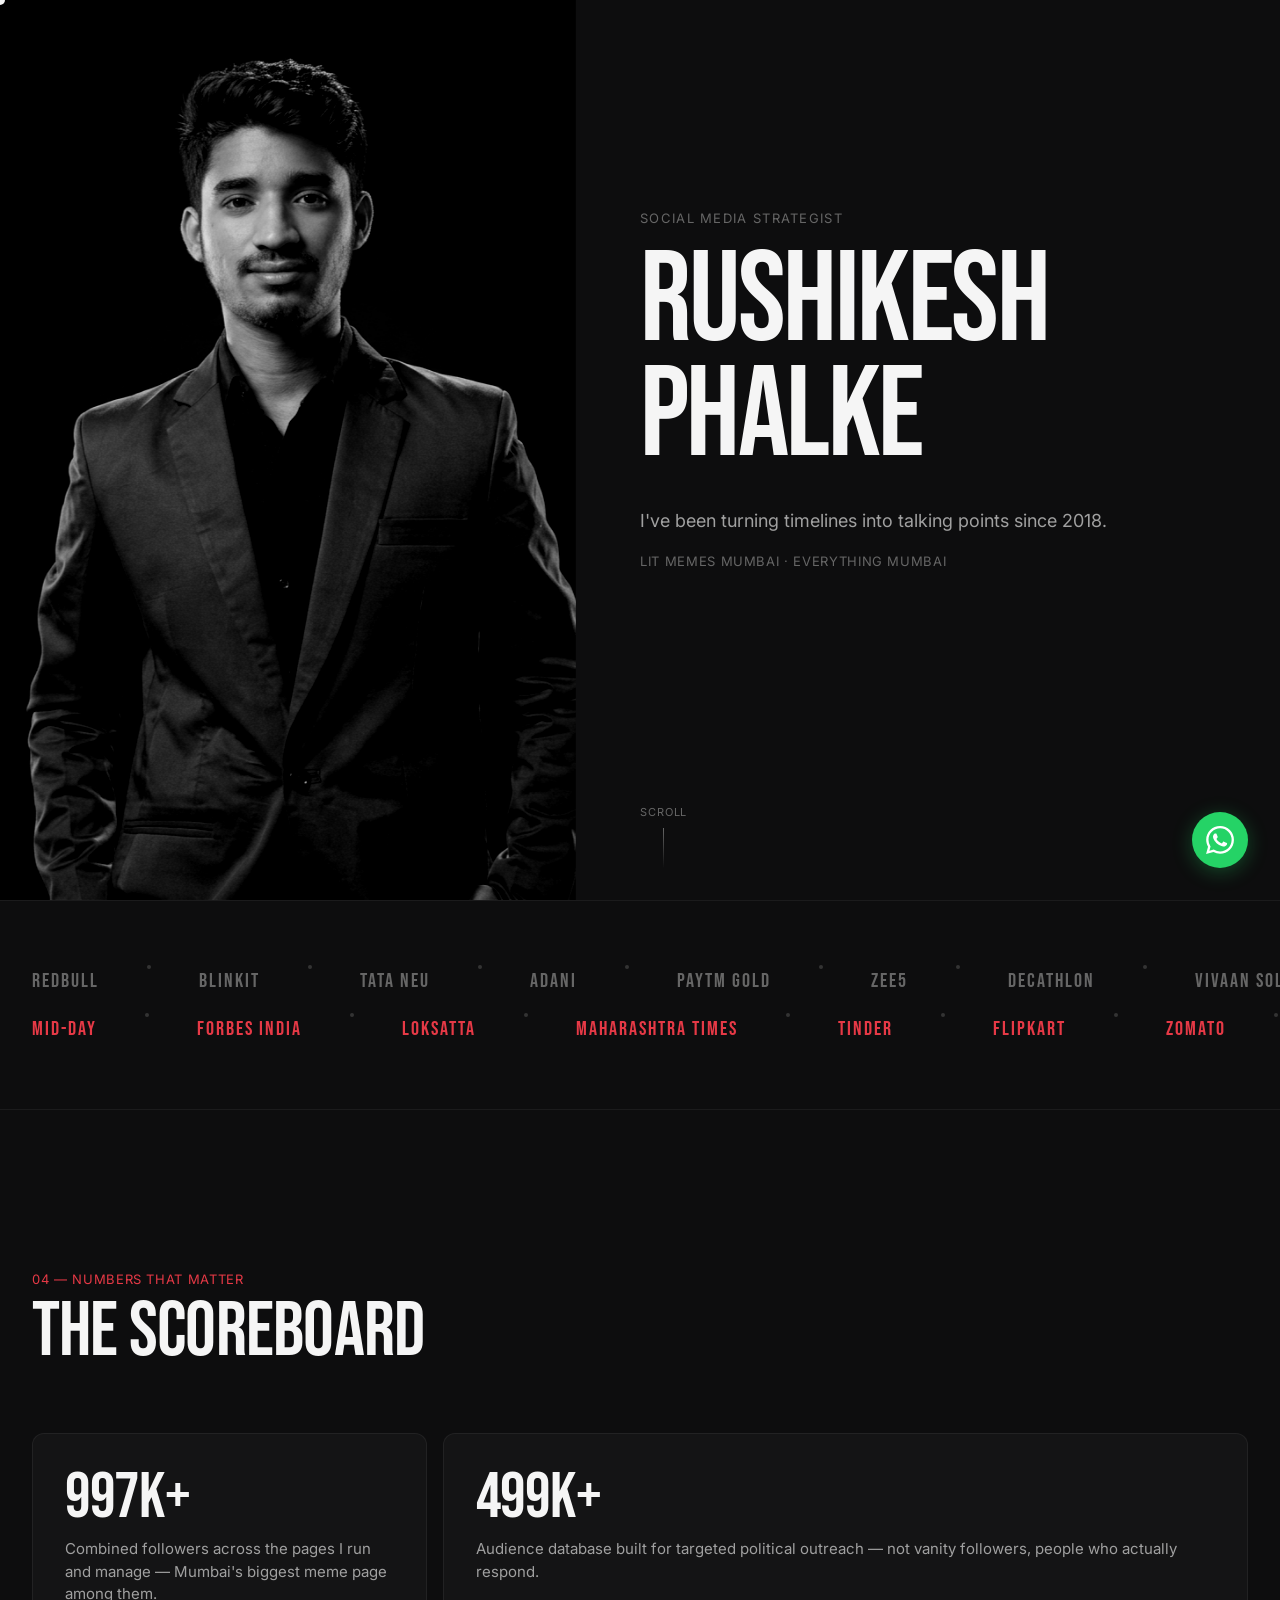
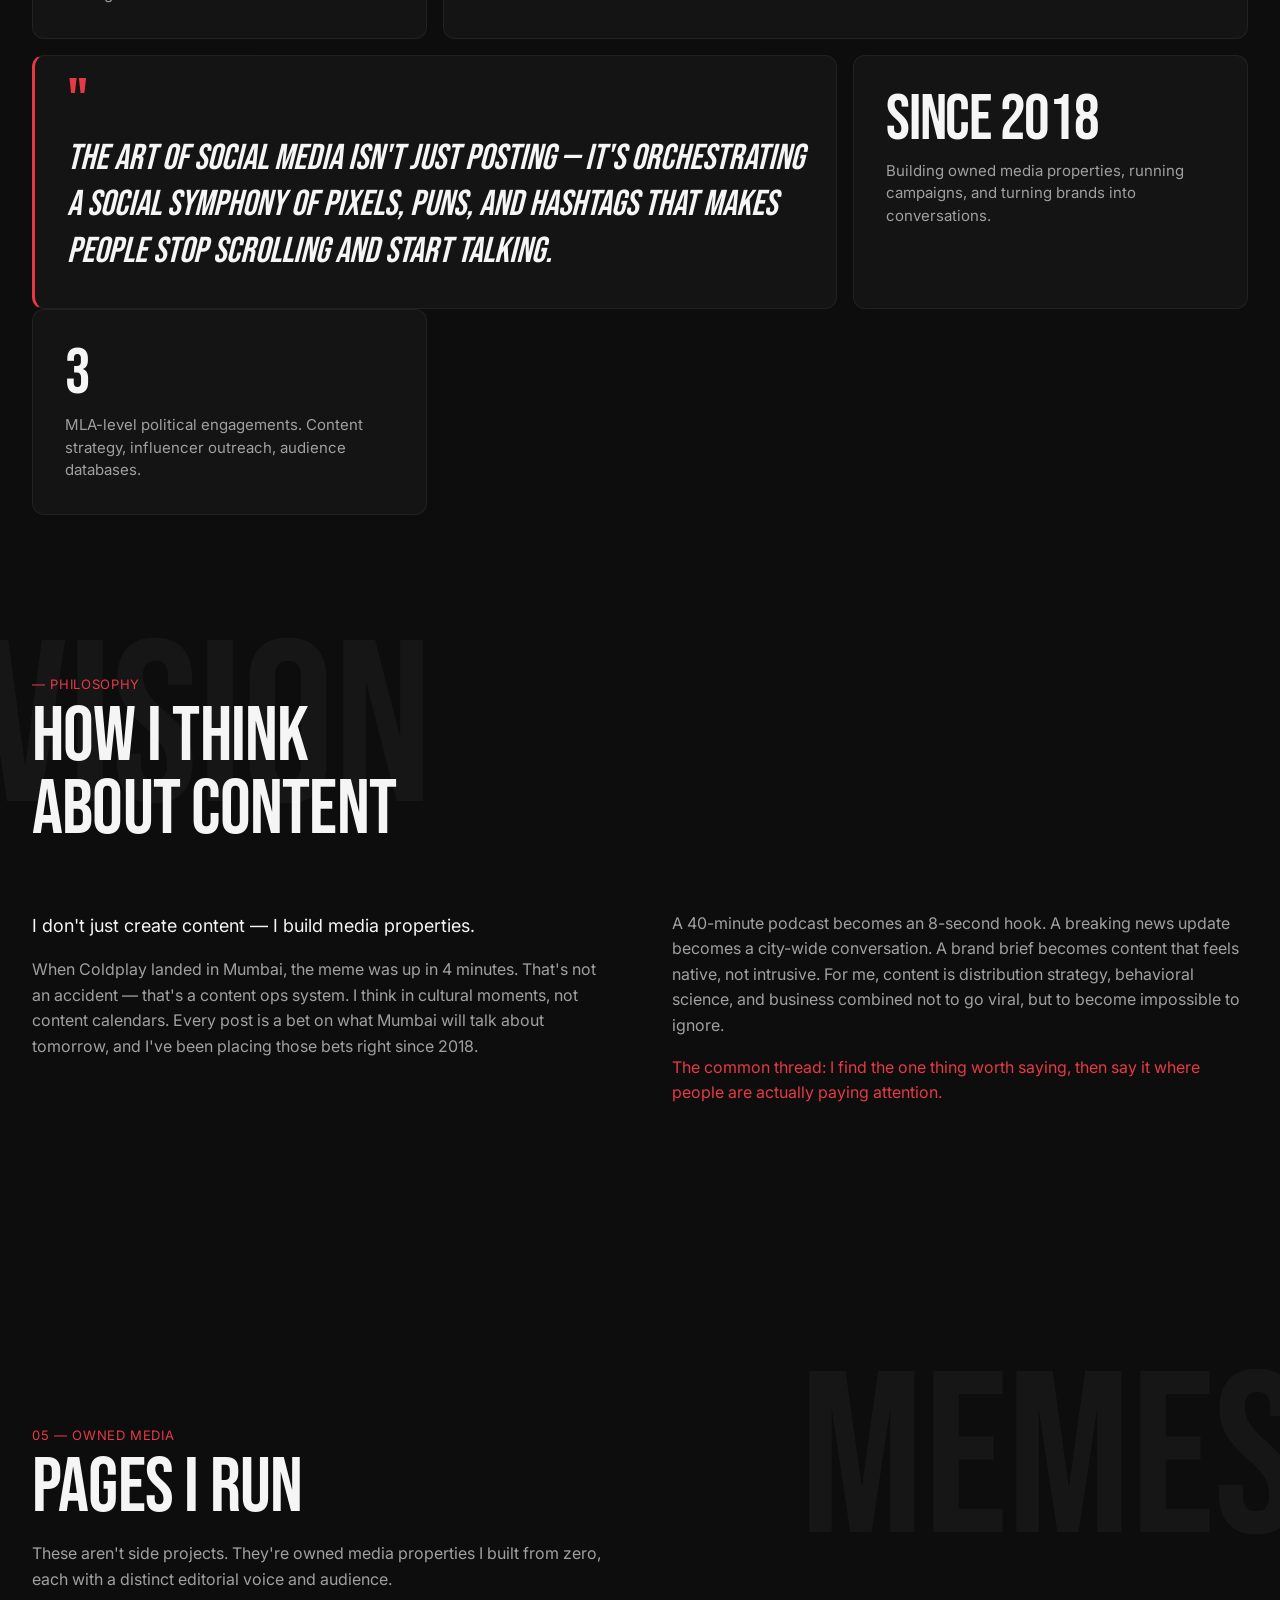
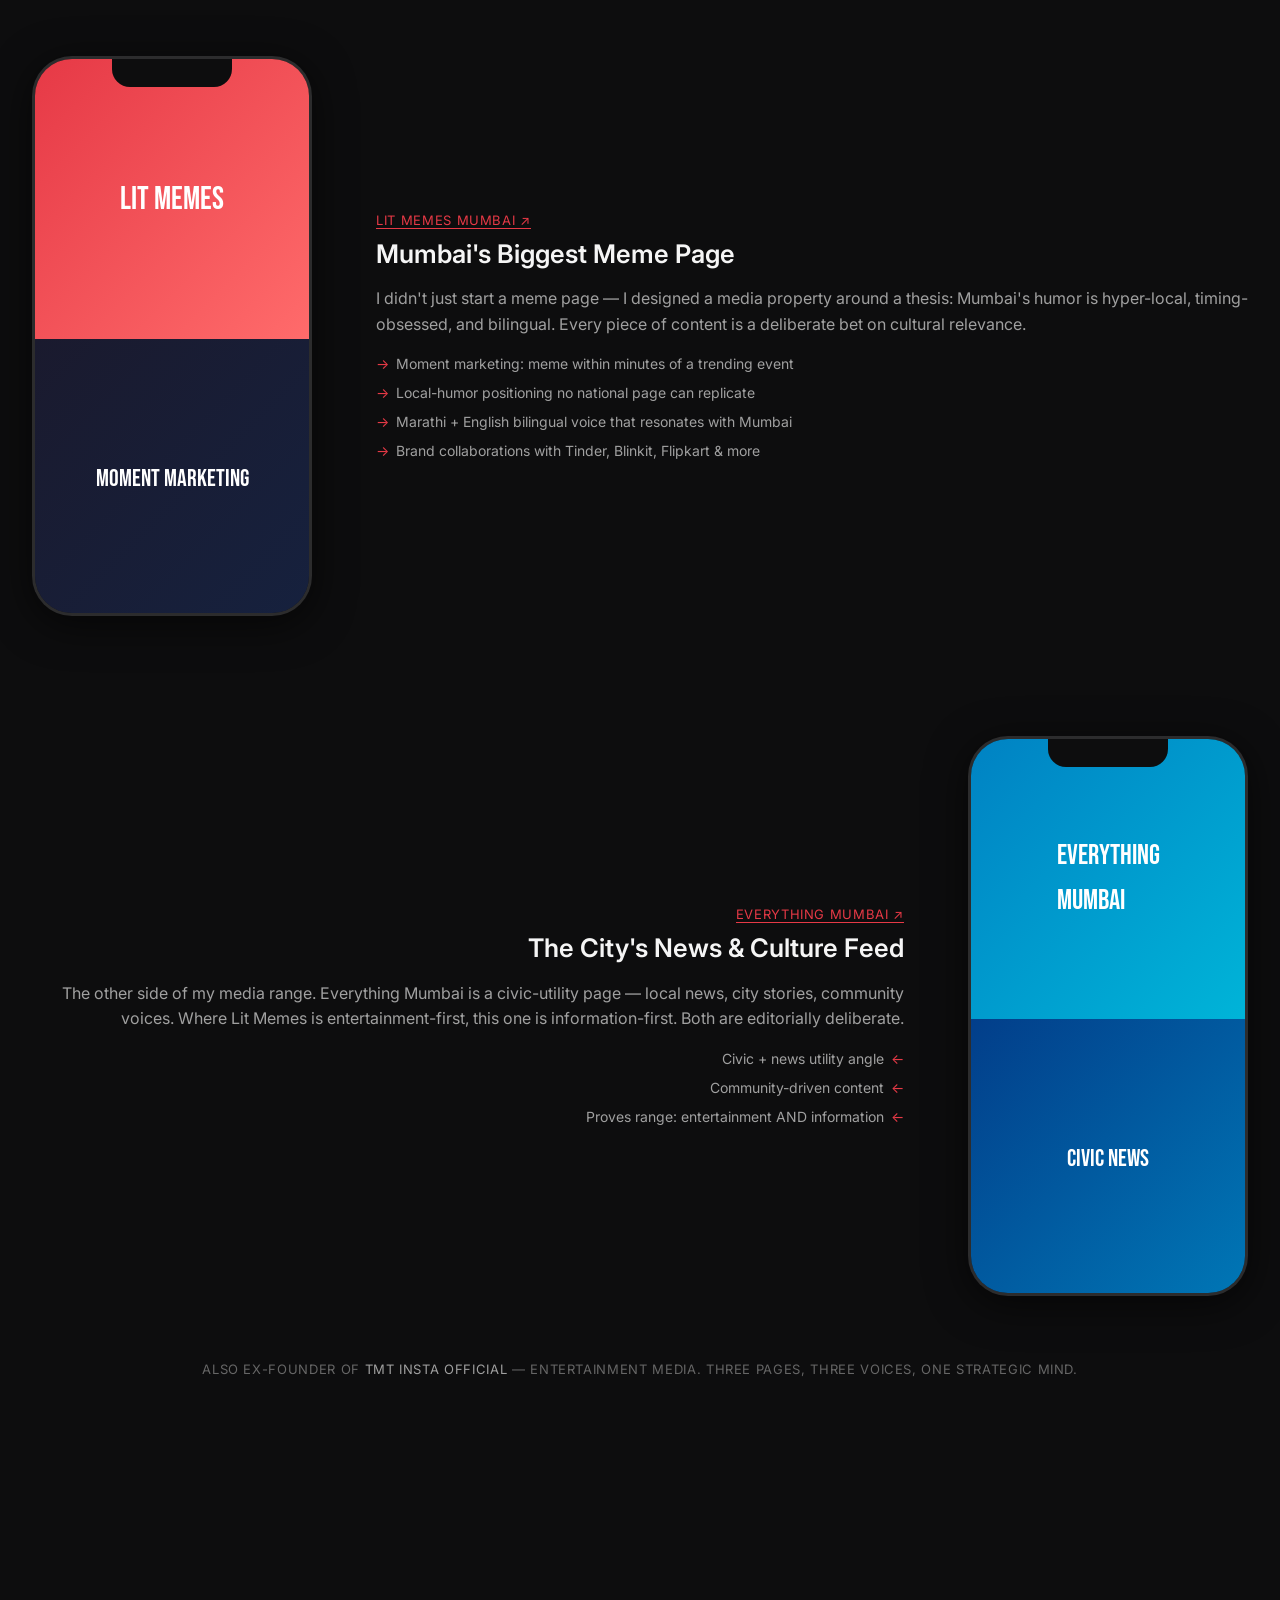
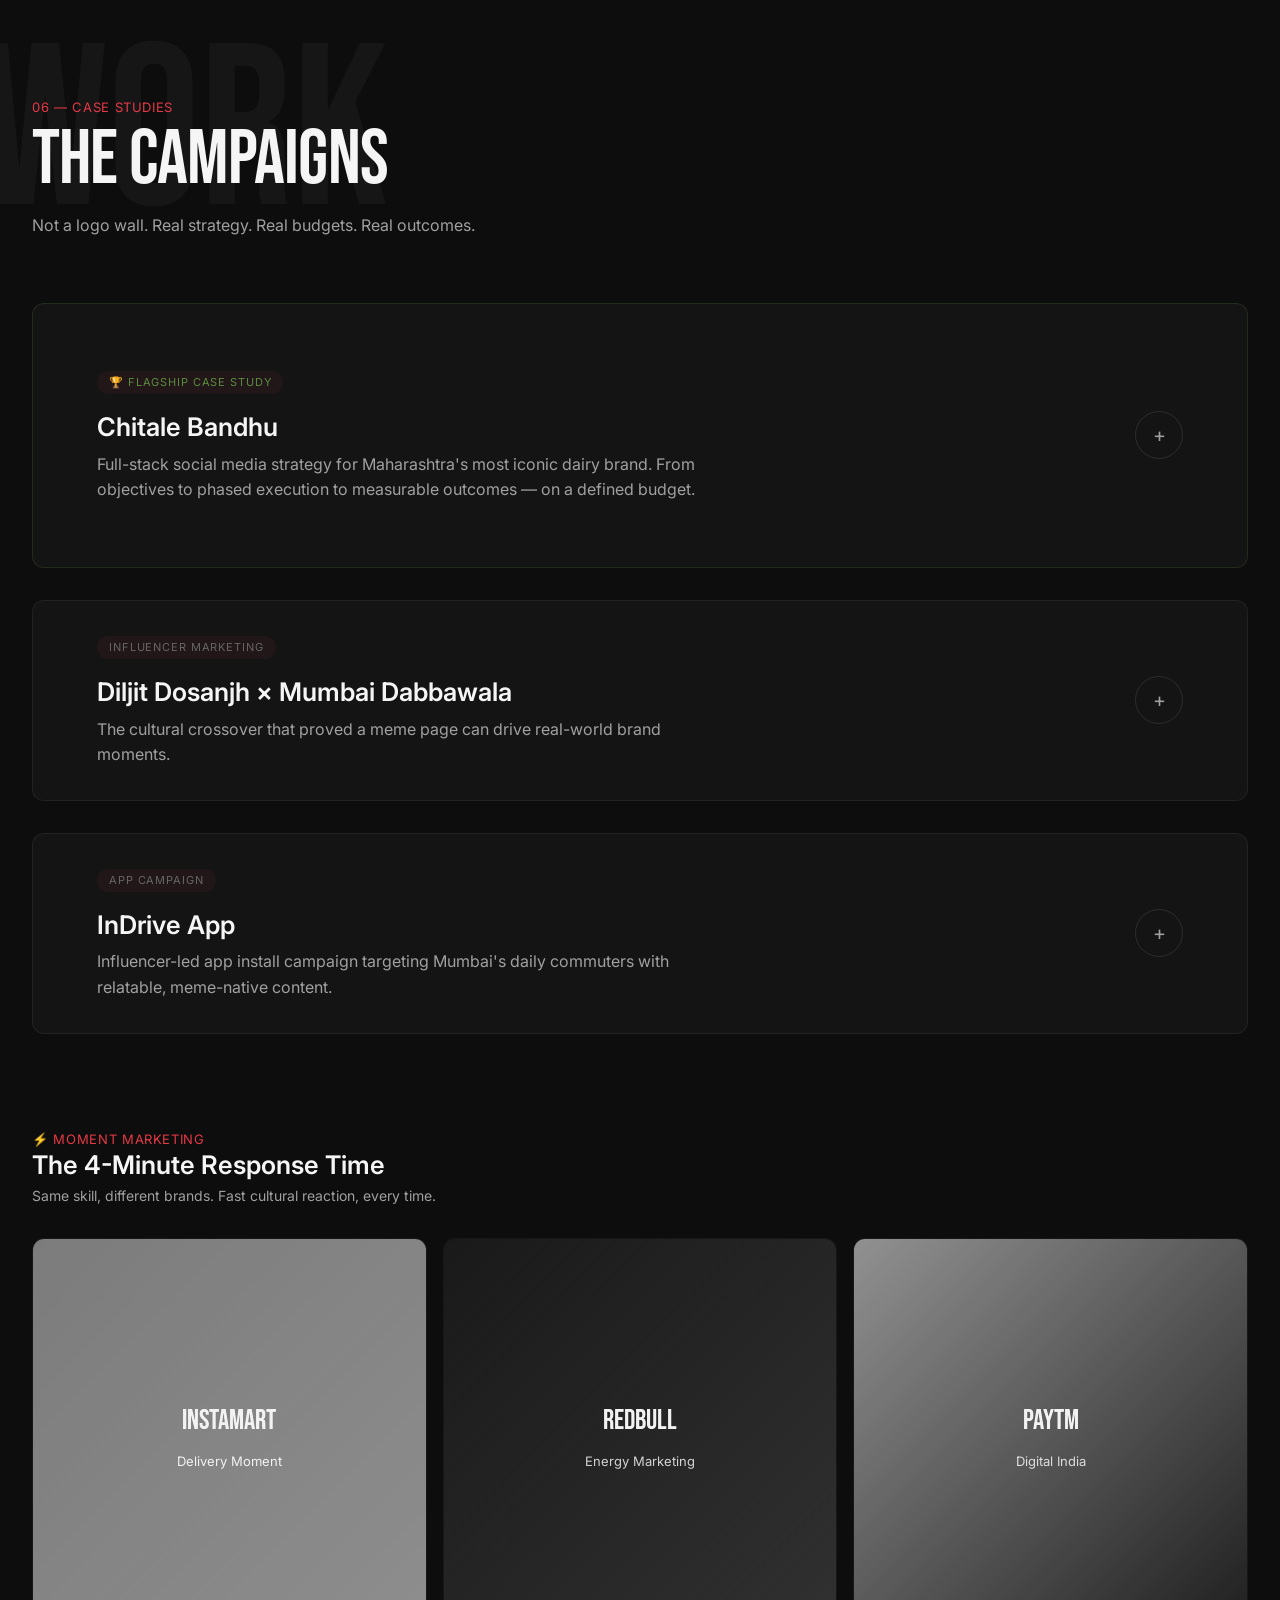
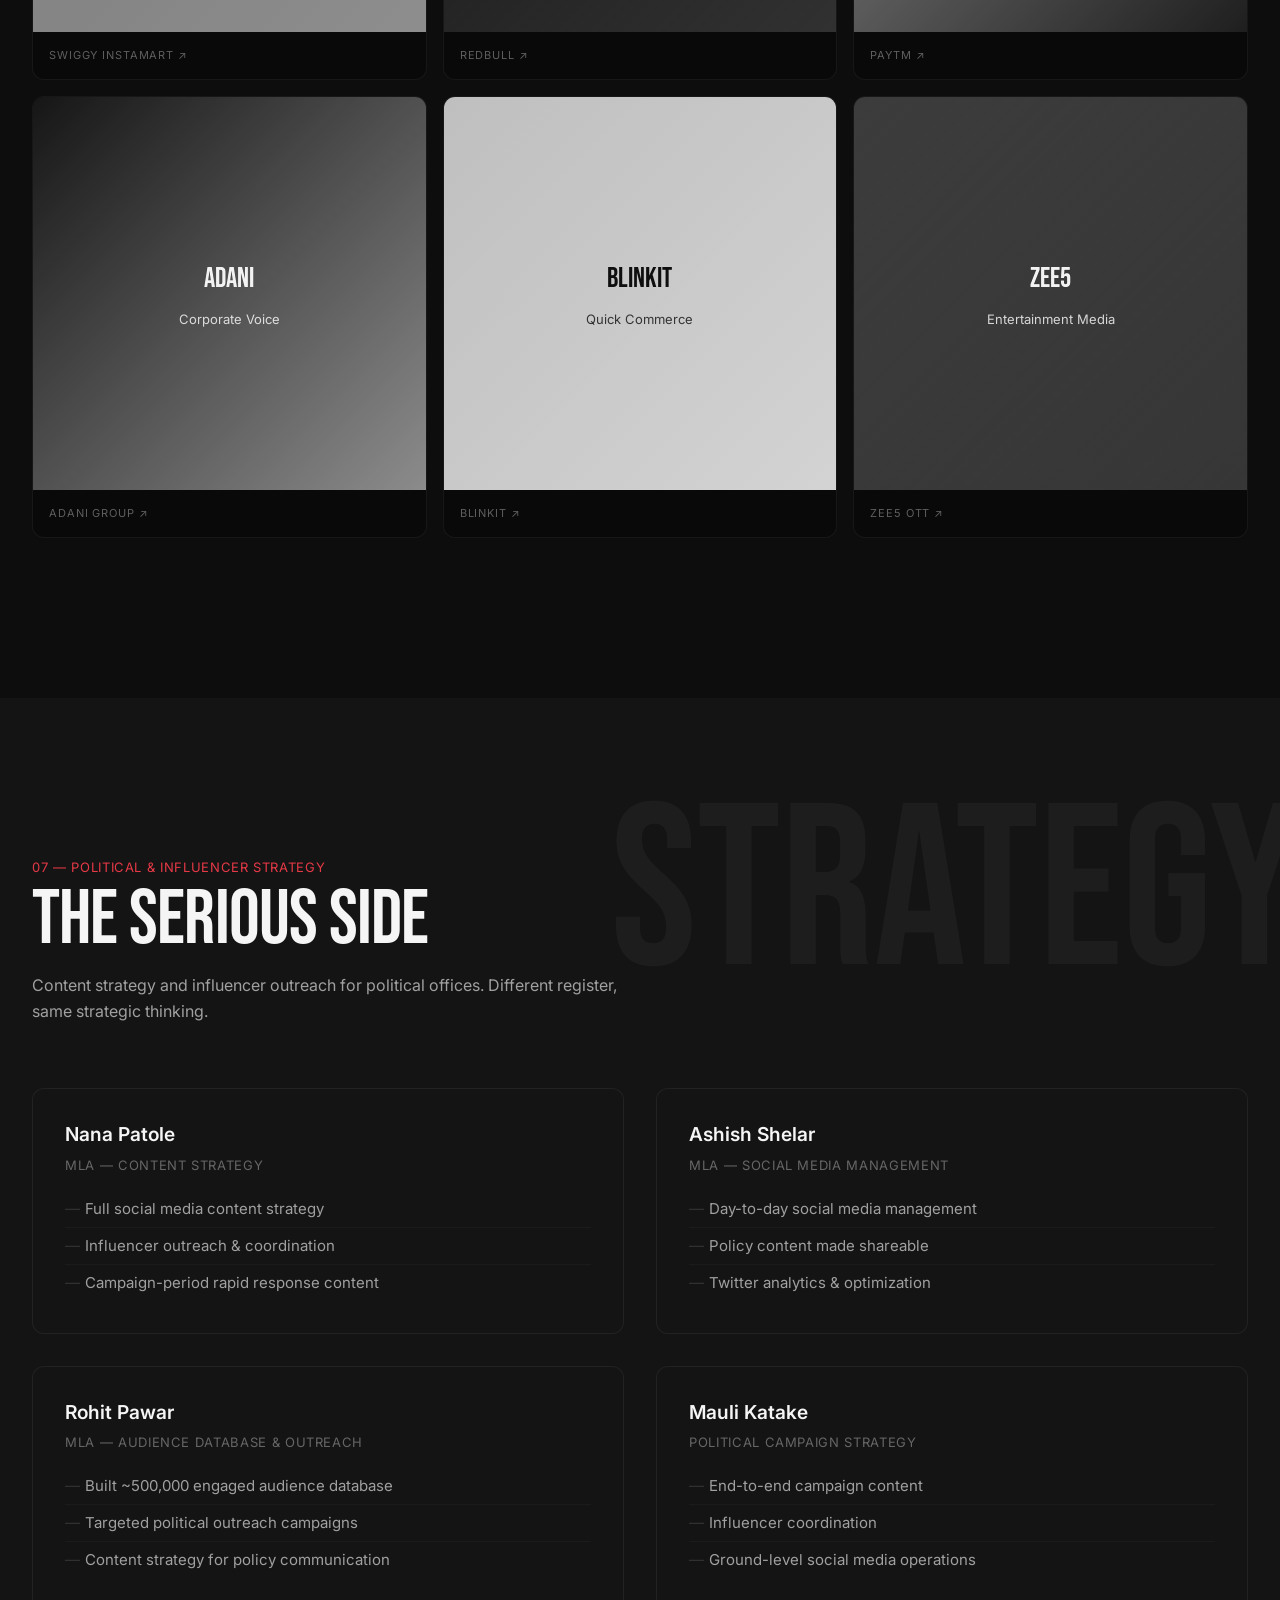
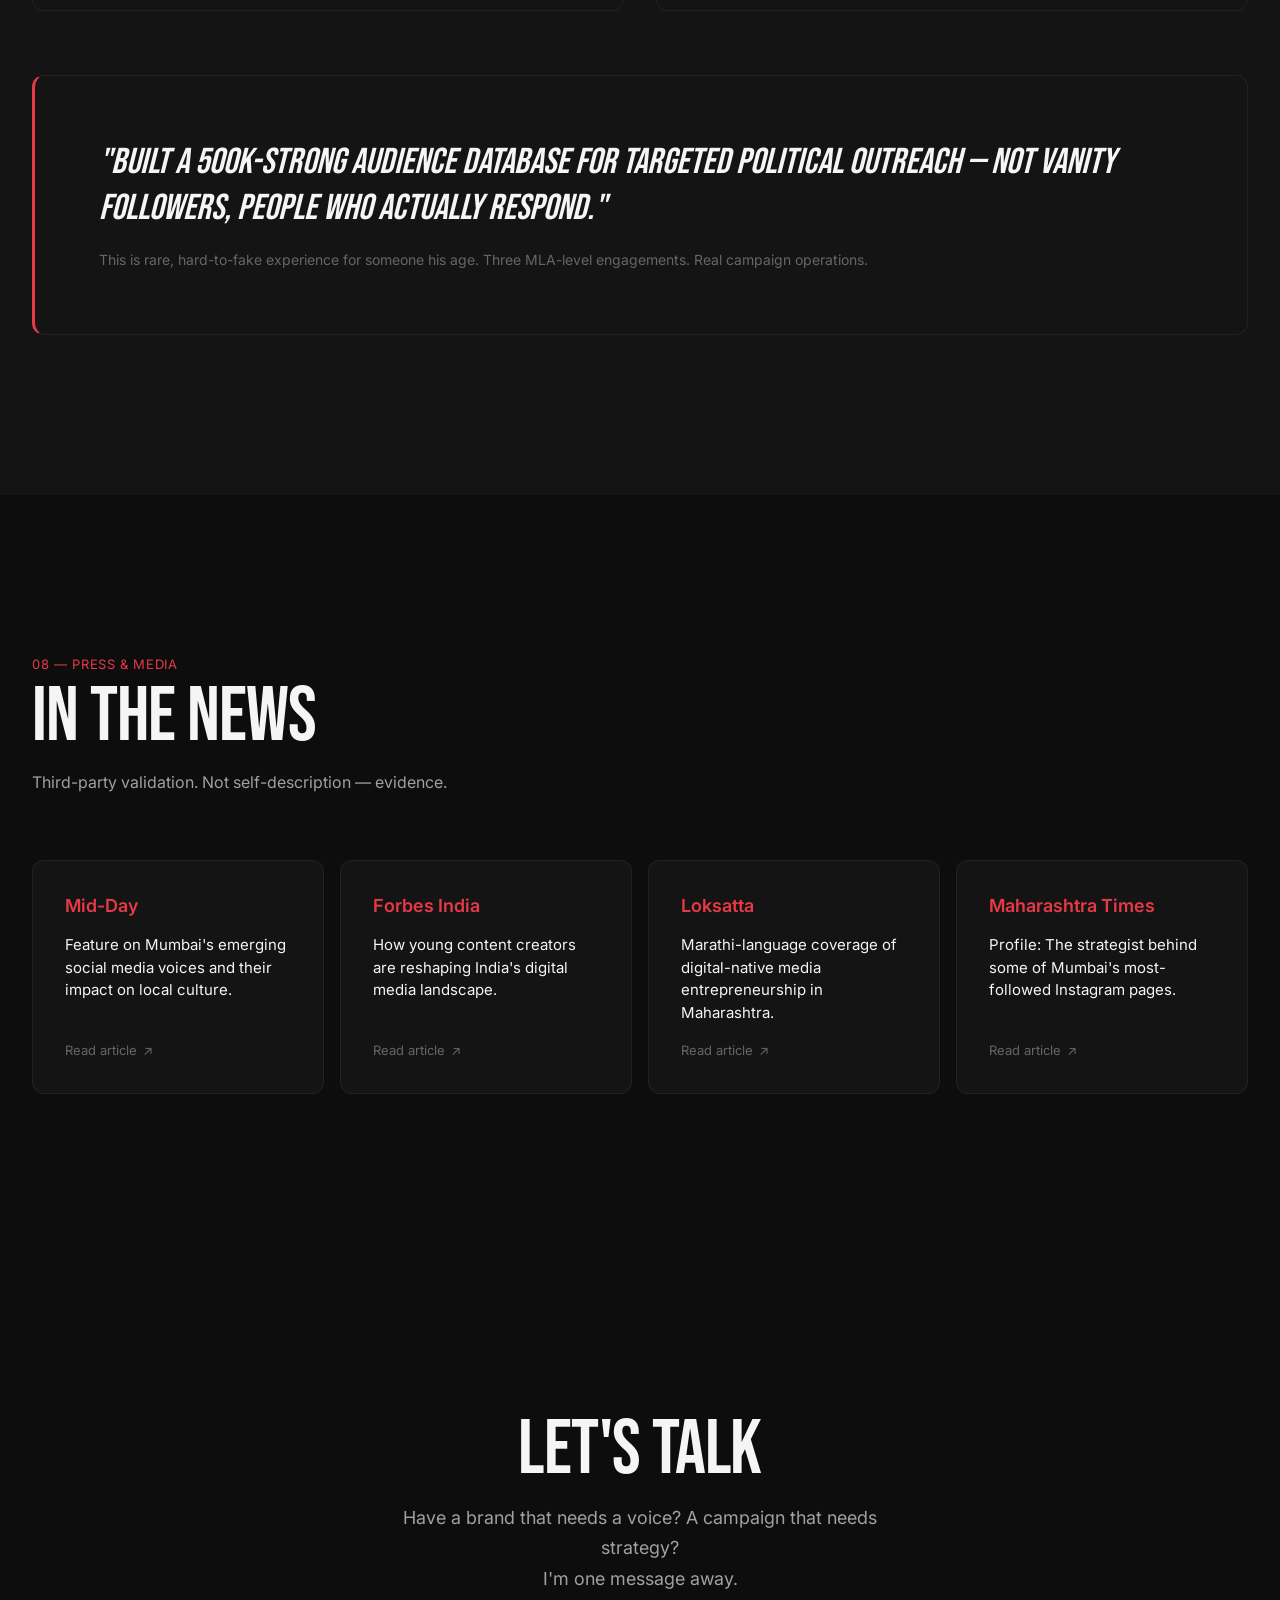
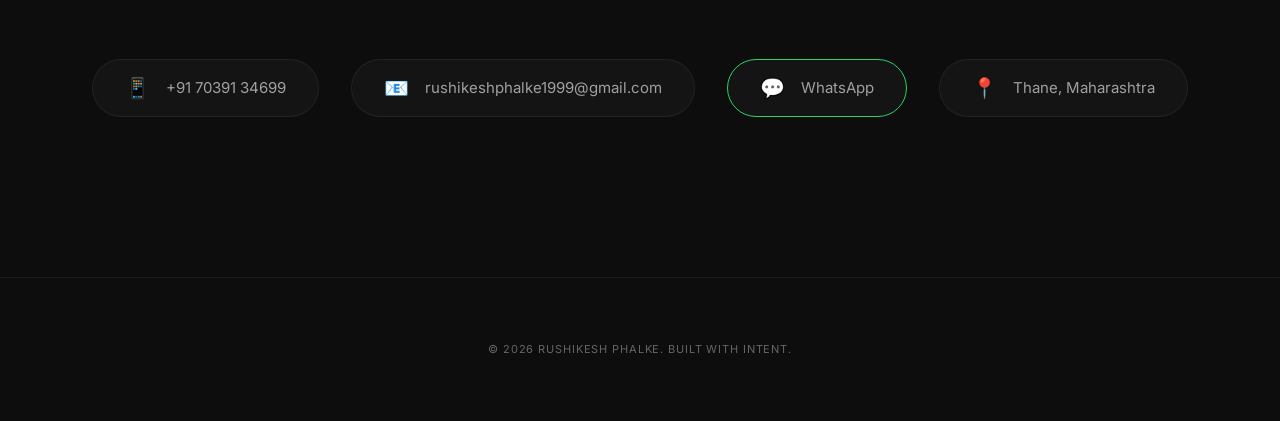
<file: index.html>
<!DOCTYPE html>
<html lang="en">
<head>
  <meta charset="UTF-8">
  <meta name="viewport" content="width=device-width, initial-scale=1.0">
  <title>Rushikesh Phalke — Social Media Strategist & Content Architect</title>
  <meta name="description" content="Rushikesh Phalke runs Mumbai's biggest meme page, consults on political campaign strategy, and builds social media systems for brands like Chitale Bandhu, Tata Neu, Blinkit, and more. 1M+ followers managed.">
  <meta name="author" content="Rushikesh Phalke">
  
  <!-- Open Graph -->
  <meta property="og:title" content="Rushikesh Phalke — Social Media Strategist">
  <meta property="og:description" content="Turning timelines into talking points since 2018. 1M+ followers managed. Mumbai's biggest meme page. Brand & political campaign strategy.">
  <meta property="og:type" content="website">
  <meta property="og:locale" content="en_IN">

  <!-- Fonts -->
  <link rel="preconnect" href="https://fonts.googleapis.com">
  <link rel="preconnect" href="https://fonts.gstatic.com" crossorigin>
  <link href="https://fonts.googleapis.com/css2?family=Bebas+Neue&family=Inter:wght@400;500;600;700&display=swap" rel="stylesheet">

  <!-- Styles -->
  <link rel="stylesheet" href="css/tokens.css">
  <link rel="stylesheet" href="css/reset.css">
  <link rel="stylesheet" href="css/typography.css">
  <link rel="stylesheet" href="css/animations.css">
  <link rel="stylesheet" href="css/components.css">
  <link rel="stylesheet" href="css/responsive.css">
</head>
<body>

  <!-- ╔═══════════════════════════════════════════╗
       ║          CUSTOM CURSOR                     ║
       ╚═══════════════════════════════════════════╝ -->
  <div class="custom-cursor" id="customCursor">
    <span class="cursor-text" id="cursorText"></span>
  </div>

  <!-- ╔═══════════════════════════════════════════╗
       ║      01 — HERO (SPLIT LAYOUT)              ║
       ╚═══════════════════════════════════════════╝ -->
  <section class="hero-split" id="hero">
    <!-- Left column: Photo -->
    <div class="hero-split__image-col">
      <img
        class="hero-split__photo"
        src="assets/images/hero-photo.png"
        alt="Rushikesh Phalke portrait"
        id="heroPhoto"
      >
    </div>
    
    <!-- Right column: Text -->
    <div class="hero-split__text-col" id="heroTextCol">
      <div class="hero-split__content">
        <span class="hero-split__label caption stagger-item">SOCIAL MEDIA STRATEGIST</span>
        <h1 class="hero-split__name display-xxl">
          <span class="stagger-item hero-split__line"><span class="hero-split__inner">RUSHIKESH</span></span>
          <span class="stagger-item hero-split__line"><span class="hero-split__inner">PHALKE</span></span>
        </h1>
        <p class="hero-split__tagline body-lg stagger-item">
          I've been turning timelines into talking points since 2018.
        </p>
        <p class="hero-split__pages caption stagger-item">
          LIT MEMES MUMBAI &middot; EVERYTHING MUMBAI
        </p>
        
        <div class="hero-split__scroll-cue stagger-item">
          <span class="caption-sm">SCROLL</span>
          <div class="scroll-line"></div>
        </div>
      </div>
    </div>
  </section>

  <!-- ╔═══════════════════════════════════════════╗
       ║      02 — STICKY PILL NAV                  ║
       ╚═══════════════════════════════════════════╝ -->
  <nav class="pill-nav" id="pillNav" aria-label="Section navigation">
    <button class="pill-nav__btn" data-target="intro">Intro</button>
    <button class="pill-nav__btn" data-target="numbers">Numbers</button>
    <button class="pill-nav__btn" data-target="philosophy">Philosophy</button>
    <button class="pill-nav__btn" data-target="pages">Pages I Run</button>
    <button class="pill-nav__btn" data-target="campaigns">Campaigns</button>
    <button class="pill-nav__btn" data-target="strategy">Strategy</button>
    <button class="pill-nav__btn" data-target="press">Press</button>
    <button class="pill-nav__btn" data-target="contact">Let's Talk</button>
  </nav>

  <!-- ╔═══════════════════════════════════════════╗
       ║      03 — PROOF TICKER                     ║
       ╚═══════════════════════════════════════════╝ -->
  <section class="proof-ticker" id="intro" aria-label="Brand and press proof">
    <div class="proof-ticker__track" id="tickerTrack1">
      <!-- Duplicated for seamless loop -->
      <div class="proof-ticker__item"><span class="proof-ticker__text">REDBULL</span></div>
      <span class="proof-ticker__separator"></span>
      <div class="proof-ticker__item"><span class="proof-ticker__text">BLINKIT</span></div>
      <span class="proof-ticker__separator"></span>
      <div class="proof-ticker__item"><span class="proof-ticker__text">TATA NEU</span></div>
      <span class="proof-ticker__separator"></span>
      <div class="proof-ticker__item"><span class="proof-ticker__text">ADANI</span></div>
      <span class="proof-ticker__separator"></span>
      <div class="proof-ticker__item"><span class="proof-ticker__text">PAYTM GOLD</span></div>
      <span class="proof-ticker__separator"></span>
      <div class="proof-ticker__item"><span class="proof-ticker__text">ZEE5</span></div>
      <span class="proof-ticker__separator"></span>
      <div class="proof-ticker__item"><span class="proof-ticker__text">DECATHLON</span></div>
      <span class="proof-ticker__separator"></span>
      <div class="proof-ticker__item"><span class="proof-ticker__text">VIVAAN SOLAR</span></div>
      <span class="proof-ticker__separator"></span>
      <div class="proof-ticker__item"><span class="proof-ticker__text">CHITALE BANDHU</span></div>
      <span class="proof-ticker__separator"></span>
      <div class="proof-ticker__item"><span class="proof-ticker__text">INDRIVE</span></div>
      <span class="proof-ticker__separator"></span>
      <!-- Duplicate for seamless loop -->
      <div class="proof-ticker__item"><span class="proof-ticker__text">REDBULL</span></div>
      <span class="proof-ticker__separator"></span>
      <div class="proof-ticker__item"><span class="proof-ticker__text">BLINKIT</span></div>
      <span class="proof-ticker__separator"></span>
      <div class="proof-ticker__item"><span class="proof-ticker__text">TATA NEU</span></div>
      <span class="proof-ticker__separator"></span>
      <div class="proof-ticker__item"><span class="proof-ticker__text">ADANI</span></div>
      <span class="proof-ticker__separator"></span>
      <div class="proof-ticker__item"><span class="proof-ticker__text">PAYTM GOLD</span></div>
      <span class="proof-ticker__separator"></span>
      <div class="proof-ticker__item"><span class="proof-ticker__text">ZEE5</span></div>
      <span class="proof-ticker__separator"></span>
      <div class="proof-ticker__item"><span class="proof-ticker__text">DECATHLON</span></div>
      <span class="proof-ticker__separator"></span>
      <div class="proof-ticker__item"><span class="proof-ticker__text">VIVAAN SOLAR</span></div>
      <span class="proof-ticker__separator"></span>
      <div class="proof-ticker__item"><span class="proof-ticker__text">CHITALE BANDHU</span></div>
      <span class="proof-ticker__separator"></span>
      <div class="proof-ticker__item"><span class="proof-ticker__text">INDRIVE</span></div>
      <span class="proof-ticker__separator"></span>
    </div>
    <!-- Press row (reverse direction) -->
    <div class="proof-ticker__track proof-ticker__track--reverse" id="tickerTrack2" style="margin-top: var(--space-sm);">
      <div class="proof-ticker__item"><span class="proof-ticker__text" style="color: var(--accent);">MID-DAY</span></div>
      <span class="proof-ticker__separator"></span>
      <div class="proof-ticker__item"><span class="proof-ticker__text" style="color: var(--accent);">FORBES INDIA</span></div>
      <span class="proof-ticker__separator"></span>
      <div class="proof-ticker__item"><span class="proof-ticker__text" style="color: var(--accent);">LOKSATTA</span></div>
      <span class="proof-ticker__separator"></span>
      <div class="proof-ticker__item"><span class="proof-ticker__text" style="color: var(--accent);">MAHARASHTRA TIMES</span></div>
      <span class="proof-ticker__separator"></span>
      <div class="proof-ticker__item"><span class="proof-ticker__text" style="color: var(--accent);">TINDER</span></div>
      <span class="proof-ticker__separator"></span>
      <div class="proof-ticker__item"><span class="proof-ticker__text" style="color: var(--accent);">FLIPKART</span></div>
      <span class="proof-ticker__separator"></span>
      <div class="proof-ticker__item"><span class="proof-ticker__text" style="color: var(--accent);">ZOMATO</span></div>
      <span class="proof-ticker__separator"></span>
      <!-- Duplicate -->
      <div class="proof-ticker__item"><span class="proof-ticker__text" style="color: var(--accent);">MID-DAY</span></div>
      <span class="proof-ticker__separator"></span>
      <div class="proof-ticker__item"><span class="proof-ticker__text" style="color: var(--accent);">FORBES INDIA</span></div>
      <span class="proof-ticker__separator"></span>
      <div class="proof-ticker__item"><span class="proof-ticker__text" style="color: var(--accent);">LOKSATTA</span></div>
      <span class="proof-ticker__separator"></span>
      <div class="proof-ticker__item"><span class="proof-ticker__text" style="color: var(--accent);">MAHARASHTRA TIMES</span></div>
      <span class="proof-ticker__separator"></span>
      <div class="proof-ticker__item"><span class="proof-ticker__text" style="color: var(--accent);">TINDER</span></div>
      <span class="proof-ticker__separator"></span>
      <div class="proof-ticker__item"><span class="proof-ticker__text" style="color: var(--accent);">FLIPKART</span></div>
      <span class="proof-ticker__separator"></span>
      <div class="proof-ticker__item"><span class="proof-ticker__text" style="color: var(--accent);">ZOMATO</span></div>
      <span class="proof-ticker__separator"></span>
    </div>
  </section>

  <!-- ╔═══════════════════════════════════════════╗
       ║      04 — BENTO STAT GRID + PHILOSOPHY     ║
       ╚═══════════════════════════════════════════╝ -->
  <section class="section" id="numbers">
    <div class="container">
      <div class="section-header reveal">
        <p class="section-header__number caption">04 — Numbers that matter</p>
        <h2 class="section-header__title display-xl" id="philosophyTitle">THE SCOREBOARD</h2>
      </div>

      <div class="bento-grid" id="bentoGrid">
        <!-- Card 1: 1M+ Followers -->
        <div class="bento-card reveal reveal-delay-1" id="bentoFollowers">
          <div class="bento-card__number display-stat">
            <span class="counter" data-target="1000000" data-suffix="+">0</span>
          </div>
          <p class="bento-card__label">Combined followers across the pages I run and manage — Mumbai's biggest meme page among them.</p>
        </div>

        <!-- Card 2: 500K Database (wide) -->
        <div class="bento-card bento-card--wide reveal reveal-delay-2" id="bentoDatabase">
          <div class="bento-card__number display-stat">
            <span class="counter" data-target="500000" data-suffix="+">0</span>
          </div>
          <p class="bento-card__label">Audience database built for targeted political outreach — not vanity followers, people who actually respond.</p>
        </div>

        <!-- Card 3: Philosophy Quote (wide, accent) -->
        <div class="bento-card bento-card--wide bento-card--accent bento-card--quote reveal reveal-delay-3" id="bentoPhilosophy">
          <div class="quote-mark">"</div>
          <p class="pull-quote">The art of social media isn't just posting — it's orchestrating a social symphony of pixels, puns, and hashtags that makes people stop scrolling and start talking.</p>
        </div>

        <!-- Card 4: Since 2018 -->
        <div class="bento-card reveal reveal-delay-4" id="bentoSince">
          <div class="bento-card__number display-stat">
            <span class="counter" data-target="2018" data-prefix="Since " data-no-animate="true">2018</span>
          </div>
          <p class="bento-card__label">Building owned media properties, running campaigns, and turning brands into conversations.</p>
        </div>

        <!-- Card 5: 3 MLA engagements -->
        <div class="bento-card reveal reveal-delay-1" id="bentoMLA" style="margin-top: calc(-1 * var(--grid-gap));">
          <div class="bento-card__number display-stat">
            <span class="counter" data-target="3" data-suffix="">0</span>
          </div>
          <p class="bento-card__label">MLA-level political engagements. Content strategy, influencer outreach, audience databases.</p>
        </div>
      </div>
    </div>
  </section>

  <!-- ╔═══════════════════════════════════════════╗
       ║      PHILOSOPHY SECTION                    ║
       ╚═══════════════════════════════════════════╝ -->
  <section class="section" id="philosophy" style="padding-top: 0;">
    <div class="container" style="position: relative;">
      <div class="giant-word" style="top: -40px; left: -20px;">VISION</div>
      <div class="section-header reveal">
        <p class="section-header__number caption">— Philosophy</p>
        <h2 class="section-header__title display-xl">HOW I THINK<br>ABOUT CONTENT</h2>
      </div>
      <div style="display: grid; grid-template-columns: 1fr 1fr; gap: var(--space-lg); position: relative; z-index: 1;" class="philosophy-columns">
        <div class="reveal reveal-delay-1">
          <p class="body-lg" style="color: var(--text-primary); margin-bottom: var(--space-sm);">I don't just create content — I build media properties.</p>
          <p class="body-md">When Coldplay landed in Mumbai, the meme was up in 4 minutes. That's not an accident — that's a content ops system. I think in cultural moments, not content calendars. Every post is a bet on what Mumbai will talk about tomorrow, and I've been placing those bets right since 2018.</p>
        </div>
        <div class="reveal reveal-delay-2">
          <p class="body-md">A 40-minute podcast becomes an 8-second hook. A breaking news update becomes a city-wide conversation. A brand brief becomes content that feels native, not intrusive. For me, content is distribution strategy, behavioral science, and business combined not to go viral, but to become impossible to ignore.</p>
          <p class="body-md" style="margin-top: var(--space-sm); color: var(--accent);">The common thread: I find the one thing worth saying, then say it where people are actually paying attention.</p>
        </div>
      </div>
    </div>
  </section>

  <!-- ╔═══════════════════════════════════════════╗
       ║      05 — PAGES I RUN                      ║
       ╚═══════════════════════════════════════════╝ -->
  <section class="section" id="pages">
    <div class="container" style="position: relative;">
      <div class="giant-word" style="top: -60px; right: -20px; text-align: right;">MEMES</div>

      <div class="section-header reveal">
        <p class="section-header__number caption">05 — Owned Media</p>
        <h2 class="section-header__title display-xl">PAGES I RUN</h2>
        <p class="section-header__subtitle body-md">These aren't side projects. They're owned media properties I built from zero, each with a distinct editorial voice and audience.</p>
      </div>

      <!-- Lit Memes Mumbai -->
      <div class="pages-section__page reveal" style="display: flex; gap: var(--space-lg); align-items: center; margin-bottom: var(--space-xl);">
        <div class="phone-mockup" data-cursor="play">
          <div class="phone-mockup__notch"></div>
          <div class="phone-mockup__screen">
            <div class="phone-mockup__scroll-content">
              <!-- Placeholder colored blocks representing real posts -->
              <div style="width: 100%; height: 280px; background: linear-gradient(135deg, #E63946, #FF6B6B); display: flex; align-items: center; justify-content: center; color: #fff; font-family: 'Bebas Neue'; font-size: 32px;">LIT MEMES</div>
              <div style="width: 100%; height: 280px; background: linear-gradient(135deg, #1a1a2e, #16213e); display: flex; align-items: center; justify-content: center; color: #fff; font-family: 'Bebas Neue'; font-size: 24px;">MOMENT MARKETING</div>
              <div style="width: 100%; height: 280px; background: linear-gradient(135deg, #0f3460, #533483); display: flex; align-items: center; justify-content: center; color: #fff; font-family: 'Bebas Neue'; font-size: 24px;">CULTURAL RELEVANCE</div>
              <div style="width: 100%; height: 280px; background: linear-gradient(135deg, #e94560, #0f3460); display: flex; align-items: center; justify-content: center; color: #fff; font-family: 'Bebas Neue'; font-size: 24px;">VIRAL CONTENT</div>
              <div style="width: 100%; height: 280px; background: linear-gradient(135deg, #533483, #E63946); display: flex; align-items: center; justify-content: center; color: #fff; font-family: 'Bebas Neue'; font-size: 24px;">MUMBAI PULSE</div>
              <div style="width: 100%; height: 280px; background: linear-gradient(135deg, #E63946, #FF6B6B); display: flex; align-items: center; justify-content: center; color: #fff; font-family: 'Bebas Neue'; font-size: 32px;">LIT MEMES</div>
            </div>
          </div>
        </div>

        <div class="pages-section__info">
          <p class="caption pages-section__page-name">
            <a href="https://www.instagram.com/litmemesmumbai/" target="_blank" rel="noopener" style="color: inherit; text-decoration: none; border-bottom: 1px solid var(--accent);">Lit Memes Mumbai ↗</a>
          </p>
          <h3 class="heading-lg" style="margin-bottom: var(--space-sm);">Mumbai's Biggest Meme Page</h3>
          <p class="body-md">I didn't just start a meme page — I designed a media property around a thesis: Mumbai's humor is hyper-local, timing-obsessed, and bilingual. Every piece of content is a deliberate bet on cultural relevance.</p>
          <ul style="margin-top: var(--space-sm); display: flex; flex-direction: column; gap: 8px;">
            <li class="body-sm" style="padding-left: 20px; position: relative;"><span style="position: absolute; left: 0; color: var(--accent);">→</span> Moment marketing: meme within minutes of a trending event</li>
            <li class="body-sm" style="padding-left: 20px; position: relative;"><span style="position: absolute; left: 0; color: var(--accent);">→</span> Local-humor positioning no national page can replicate</li>
            <li class="body-sm" style="padding-left: 20px; position: relative;"><span style="position: absolute; left: 0; color: var(--accent);">→</span> Marathi + English bilingual voice that resonates with Mumbai</li>
            <li class="body-sm" style="padding-left: 20px; position: relative;"><span style="position: absolute; left: 0; color: var(--accent);">→</span> Brand collaborations with Tinder, Blinkit, Flipkart & more</li>
          </ul>
        </div>
      </div>

      <!-- Everything Mumbai -->
      <div class="pages-section__page pages-section__page--reverse reveal" style="display: flex; gap: var(--space-lg); align-items: center; flex-direction: row-reverse;">
        <div class="phone-mockup" data-cursor="play">
          <div class="phone-mockup__notch"></div>
          <div class="phone-mockup__screen">
            <div class="phone-mockup__scroll-content">
              <div style="width: 100%; height: 280px; background: linear-gradient(135deg, #0082C3, #00B4D8); display: flex; align-items: center; justify-content: center; color: #fff; font-family: 'Bebas Neue'; font-size: 28px;">EVERYTHING<br>MUMBAI</div>
              <div style="width: 100%; height: 280px; background: linear-gradient(135deg, #023e8a, #0077b6); display: flex; align-items: center; justify-content: center; color: #fff; font-family: 'Bebas Neue'; font-size: 24px;">CIVIC NEWS</div>
              <div style="width: 100%; height: 280px; background: linear-gradient(135deg, #0096c7, #48cae4); display: flex; align-items: center; justify-content: center; color: #fff; font-family: 'Bebas Neue'; font-size: 24px;">LOCAL STORIES</div>
              <div style="width: 100%; height: 280px; background: linear-gradient(135deg, #023e8a, #0077b6); display: flex; align-items: center; justify-content: center; color: #fff; font-family: 'Bebas Neue'; font-size: 24px;">CITY PULSE</div>
              <div style="width: 100%; height: 280px; background: linear-gradient(135deg, #0096c7, #0082C3); display: flex; align-items: center; justify-content: center; color: #fff; font-family: 'Bebas Neue'; font-size: 24px;">COMMUNITY</div>
              <div style="width: 100%; height: 280px; background: linear-gradient(135deg, #0082C3, #00B4D8); display: flex; align-items: center; justify-content: center; color: #fff; font-family: 'Bebas Neue'; font-size: 28px;">EVERYTHING<br>MUMBAI</div>
            </div>
          </div>
        </div>

        <div class="pages-section__info pages-section__info--reverse">
          <p class="caption pages-section__page-name">
            <a href="https://www.instagram.com/everything.mumbai/" target="_blank" rel="noopener" style="color: inherit; text-decoration: none; border-bottom: 1px solid var(--accent);">Everything Mumbai ↗</a>
          </p>
          <h3 class="heading-lg" style="margin-bottom: var(--space-sm);">The City's News & Culture Feed</h3>
          <p class="body-md">The other side of my media range. Everything Mumbai is a civic-utility page — local news, city stories, community voices. Where Lit Memes is entertainment-first, this one is information-first. Both are editorially deliberate.</p>
          <ul style="margin-top: var(--space-sm); display: flex; flex-direction: column; gap: 8px;">
            <li class="body-sm" style="padding-right: 20px; position: relative;"><span style="position: absolute; right: 0; color: var(--accent);">←</span> Civic + news utility angle</li>
            <li class="body-sm" style="padding-right: 20px; position: relative;"><span style="position: absolute; right: 0; color: var(--accent);">←</span> Community-driven content</li>
            <li class="body-sm" style="padding-right: 20px; position: relative;"><span style="position: absolute; right: 0; color: var(--accent);">←</span> Proves range: entertainment AND information</li>
          </ul>
        </div>
      </div>

      <!-- TMT Footnote -->
      <p class="caption reveal" style="margin-top: var(--space-lg); text-align: center; color: var(--text-muted);">
        Also ex-founder of <span style="color: var(--text-secondary);">TMT Insta Official</span> — entertainment media. Three pages, three voices, one strategic mind.
      </p>
    </div>
  </section>

  <!-- ╔═══════════════════════════════════════════╗
       ║      06 — CASE STUDIES                     ║
       ╚═══════════════════════════════════════════╝ -->
  <section class="section" id="campaigns">
    <div class="container" style="position: relative;">
      <div class="giant-word" style="top: -60px; left: -20px;">WORK</div>

      <div class="section-header reveal">
        <p class="section-header__number caption">06 — Case Studies</p>
        <h2 class="section-header__title display-xl">THE CAMPAIGNS</h2>
        <p class="section-header__subtitle body-md">Not a logo wall. Real strategy. Real budgets. Real outcomes.</p>
      </div>

      <div class="case-studies__grid">

        <!-- FLAGSHIP: Chitale Bandhu -->
        <div class="case-card case-card--flagship reveal" data-brand="chitale" data-cursor="view" id="caseChitale">
          <div class="case-card__preview" onclick="toggleCaseCard(this.parentElement)">
            <div class="case-card__preview-left">
              <span class="case-card__brand-tag caption-sm" style="color: var(--brand-chitale);">🏆 Flagship Case Study</span>
              <h3 class="case-card__title heading-lg">Chitale Bandhu</h3>
              <p class="case-card__hook body-md">Full-stack social media strategy for Maharashtra's most iconic dairy brand. From objectives to phased execution to measurable outcomes — on a defined budget.</p>
            </div>
            <div class="case-card__expand-icon">+</div>
          </div>
          <div class="case-card__body">
            <div class="case-card__body-inner">
              <div class="case-card__phases">
                <div class="case-card__phase">
                  <p class="case-card__phase-label caption" style="color: var(--brand-chitale);">Objectives</p>
                  <ul class="case-card__phase-content">
                    <li>Increase brand awareness among younger demographics</li>
                    <li>Drive engagement on Instagram & Facebook</li>
                    <li>Position Chitale Bandhu as modern while honoring heritage</li>
                    <li>Build content library for sustained posting</li>
                  </ul>
                </div>
                <div class="case-card__phase">
                  <p class="case-card__phase-label caption" style="color: var(--brand-chitale);">Target Audience</p>
                  <ul class="case-card__phase-content">
                    <li>Tier 1 cities: Mumbai, Pune, Nashik</li>
                    <li>Tier 2: Nagpur, Aurangabad, Kolhapur</li>
                    <li>Age 18–35: new-gen Maharashtrians</li>
                    <li>NRI diaspora with nostalgia-driven connection</li>
                  </ul>
                </div>
                <div class="case-card__phase">
                  <p class="case-card__phase-label caption" style="color: var(--brand-chitale);">Phase 1: Engagement Boost</p>
                  <p class="caption-sm" style="margin-bottom: 8px; color: var(--text-muted);">Weeks 1–2</p>
                  <ul class="case-card__phase-content">
                    <li>Meme-format content linking heritage with pop culture</li>
                    <li>Festive moment marketing (tied to Marathi calendar)</li>
                    <li>Influencer seeding with food bloggers</li>
                    <li>Community polls and interactive stories</li>
                  </ul>
                </div>
                <div class="case-card__phase">
                  <p class="case-card__phase-label caption" style="color: var(--brand-chitale);">Phase 2: Sustained Hype</p>
                  <p class="caption-sm" style="margin-bottom: 8px; color: var(--text-muted);">Weeks 3–4</p>
                  <ul class="case-card__phase-content">
                    <li>User-generated content campaigns</li>
                    <li>Behind-the-scenes factory content</li>
                    <li>Cross-platform amplification</li>
                    <li>Performance analysis and optimization</li>
                  </ul>
                </div>
                <div class="case-card__phase">
                  <p class="case-card__phase-label caption" style="color: var(--brand-chitale);">Budget</p>
                  <ul class="case-card__phase-content">
                    <li>Tier structure: ₹1.5L – ₹3L</li>
                    <li>Content creation: 40%</li>
                    <li>Paid promotion: 35%</li>
                    <li>Influencer collaboration: 25%</li>
                  </ul>
                </div>
              </div>
            </div>
          </div>
        </div>

        <!-- Diljit x Dabbawala -->
        <div class="case-card reveal reveal-delay-1" data-brand="diljit" data-cursor="view" id="caseDiljit">
          <div class="case-card__preview" onclick="toggleCaseCard(this.parentElement)">
            <div class="case-card__preview-left">
              <span class="case-card__brand-tag caption-sm">Influencer Marketing</span>
              <h3 class="case-card__title heading-lg">Diljit Dosanjh × Mumbai Dabbawala</h3>
              <p class="case-card__hook body-md">The cultural crossover that proved a meme page can drive real-world brand moments.</p>
            </div>
            <div class="case-card__expand-icon">+</div>
          </div>
          <div class="case-card__body">
            <div class="case-card__body-inner">
              <div style="padding: var(--space-md) 0;">
                <p class="pull-quote" style="color: var(--accent); margin-bottom: var(--space-md);">"Marathi Thecha with Punjabi Tadka"</p>
                <p class="body-md">When Diljit Dosanjh's Mumbai concert became the talk of the city, I spotted the cultural moment: Mumbai's dabbawala heritage meets Punjab's biggest star. The result was a content piece that crossed language barriers, got shared across fan communities, and proved that a meme page can create genuine cultural commentary — not just react to it.</p>
                <p class="body-sm" style="margin-top: var(--space-sm); color: var(--text-muted);">Best-performing influencer-marketing content piece. Organic reach across multiple state audiences.</p>
              </div>
            </div>
          </div>
        </div>

        <!-- InDrive -->
        <div class="case-card reveal reveal-delay-2" data-brand="indrive" data-cursor="view" id="caseIndrive">
          <div class="case-card__preview" onclick="toggleCaseCard(this.parentElement)">
            <div class="case-card__preview-left">
              <span class="case-card__brand-tag caption-sm">App Campaign</span>
              <h3 class="case-card__title heading-lg">InDrive App</h3>
              <p class="case-card__hook body-md">Influencer-led app install campaign targeting Mumbai's daily commuters with relatable, meme-native content.</p>
            </div>
            <div class="case-card__expand-icon">+</div>
          </div>
          <div class="case-card__body">
            <div class="case-card__body-inner">
              <div style="padding: var(--space-md) 0;">
                <p class="body-md">Created a series of meme-format posts positioning InDrive as the commuter's secret weapon against surge pricing. Leveraged Mumbai's auto-rickshaw culture and local humor to drive app installs through organic shares rather than paid ads.</p>
              </div>
            </div>
          </div>
        </div>

        <!-- Moment Marketing Wall -->
        <div class="reveal reveal-delay-3">
          <div class="section-header" style="margin-top: var(--space-lg); margin-bottom: var(--space-md);">
            <p class="caption" style="color: var(--accent);">⚡ Moment Marketing</p>
            <h3 class="heading-lg">The 4-Minute Response Time</h3>
            <p class="body-sm" style="margin-top: 4px;">Same skill, different brands. Fast cultural reaction, every time.</p>
          </div>
          <div class="moment-grid">
            <!-- Instamart -->
            <a href="https://www.instagram.com/p/DXo0fnUjXfD/" target="_blank" rel="noopener" class="moment-grid__item duotone" data-cursor="open" style="text-decoration: none; color: inherit;">
              <div style="width: 100%; aspect-ratio: 1; background: linear-gradient(135deg, #FF6A00, #FC8019); display: flex; align-items: center; justify-content: center; flex-direction: column; gap: 8px;">
                <span style="font-family: 'Bebas Neue'; font-size: 28px; color: #fff;">INSTAMART</span>
                <span style="font-size: 13px; color: rgba(255,255,255,0.9);">Delivery Moment</span>
              </div>
              <div class="moment-grid__caption">
                <p class="caption-sm">Swiggy Instamart ↗</p>
              </div>
            </a>
            
            <!-- RedBull -->
            <a href="https://www.instagram.com/p/DWypzPHDVsl/" target="_blank" rel="noopener" class="moment-grid__item duotone" data-cursor="open" style="text-decoration: none; color: inherit;">
              <div style="width: 100%; aspect-ratio: 1; background: linear-gradient(135deg, #1B2349, #DB0A40); display: flex; align-items: center; justify-content: center; flex-direction: column; gap: 8px;">
                <span style="font-family: 'Bebas Neue'; font-size: 28px; color: #fff;">REDBULL</span>
                <span style="font-size: 13px; color: rgba(255,255,255,0.8);">Energy Marketing</span>
              </div>
              <div class="moment-grid__caption">
                <p class="caption-sm">RedBull ↗</p>
              </div>
            </a>

            <!-- Paytm -->
            <a href="https://www.instagram.com/p/DP6a4D1jDsi/" target="_blank" rel="noopener" class="moment-grid__item duotone" data-cursor="open" style="text-decoration: none; color: inherit;">
              <div style="width: 100%; aspect-ratio: 1; background: linear-gradient(135deg, #00B9F5, #002E6E); display: flex; align-items: center; justify-content: center; flex-direction: column; gap: 8px;">
                <span style="font-family: 'Bebas Neue'; font-size: 28px; color: #fff;">PAYTM</span>
                <span style="font-size: 13px; color: rgba(255,255,255,0.8);">Digital India</span>
              </div>
              <div class="moment-grid__caption">
                <p class="caption-sm">Paytm ↗</p>
              </div>
            </a>

            <!-- Adani -->
            <a href="https://www.instagram.com/p/DJPFuDoIk5i/?igsh=b2N2bnZuc3IyM2ln" target="_blank" rel="noopener" class="moment-grid__item duotone" data-cursor="open" style="text-decoration: none; color: inherit;">
              <div style="width: 100%; aspect-ratio: 1; background: linear-gradient(135deg, #012648, #38B349); display: flex; align-items: center; justify-content: center; flex-direction: column; gap: 8px;">
                <span style="font-family: 'Bebas Neue'; font-size: 28px; color: #fff;">ADANI</span>
                <span style="font-size: 13px; color: rgba(255,255,255,0.8);">Corporate Voice</span>
              </div>
              <div class="moment-grid__caption">
                <p class="caption-sm">Adani Group ↗</p>
              </div>
            </a>

            <!-- Blinkit -->
            <a href="https://www.instagram.com/reel/DS2TeKODeRM/?igsh=MTRhYng4Mmx6YmY5bA==" target="_blank" rel="noopener" class="moment-grid__item duotone" data-cursor="open" style="text-decoration: none; color: inherit;">
              <div style="width: 100%; aspect-ratio: 1; background: linear-gradient(135deg, #F5C518, #FFD93D); display: flex; align-items: center; justify-content: center; flex-direction: column; gap: 8px;">
                <span style="font-family: 'Bebas Neue'; font-size: 28px; color: #1a1a1a;">BLINKIT</span>
                <span style="font-size: 13px; color: rgba(0,0,0,0.7);">Quick Commerce</span>
              </div>
              <div class="moment-grid__caption">
                <p class="caption-sm">Blinkit ↗</p>
              </div>
            </a>

            <!-- Zee5 -->
            <a href="https://www.instagram.com/p/DYW_VIpt4X8/" target="_blank" rel="noopener" class="moment-grid__item duotone" data-cursor="open" style="text-decoration: none; color: inherit;">
              <div style="width: 100%; aspect-ratio: 1; background: linear-gradient(135deg, #7928CA, #FF0080); display: flex; align-items: center; justify-content: center; flex-direction: column; gap: 8px;">
                <span style="font-family: 'Bebas Neue'; font-size: 28px; color: #fff;">ZEE5</span>
                <span style="font-size: 13px; color: rgba(255,255,255,0.8);">Entertainment Media</span>
              </div>
              <div class="moment-grid__caption">
                <p class="caption-sm">Zee5 OTT ↗</p>
              </div>
            </a>
          </div>
        </div>

      </div>
    </div>
  </section>

  <!-- ╔═══════════════════════════════════════════╗
       ║      07 — POLITICAL STRATEGY               ║
       ╚═══════════════════════════════════════════╝ -->
  <section class="section" id="strategy" style="background: var(--bg-surface);">
    <div class="container" style="position: relative;">
      <div class="giant-word" style="top: -60px; right: -20px; text-align: right;">STRATEGY</div>

      <div class="section-header reveal">
        <p class="section-header__number caption">07 — Political & Influencer Strategy</p>
        <h2 class="section-header__title display-xl">THE SERIOUS SIDE</h2>
        <p class="section-header__subtitle body-md">Content strategy and influencer outreach for political offices. Different register, same strategic thinking.</p>
      </div>

      <div class="political-grid">
        <div class="political-card reveal reveal-delay-1">
          <h3 class="political-card__name heading-md">Nana Patole</h3>
          <p class="political-card__role caption">MLA — Content Strategy</p>
          <ul class="political-card__details">
            <li>Full social media content strategy</li>
            <li>Influencer outreach & coordination</li>
            <li>Campaign-period rapid response content</li>
          </ul>
        </div>
        <div class="political-card reveal reveal-delay-2">
          <h3 class="political-card__name heading-md">Ashish Shelar</h3>
          <p class="political-card__role caption">MLA — Social Media Management</p>
          <ul class="political-card__details">
            <li>Day-to-day social media management</li>
            <li>Policy content made shareable</li>
            <li>Twitter analytics & optimization</li>
          </ul>
        </div>
        <div class="political-card reveal reveal-delay-3">
          <h3 class="political-card__name heading-md">Rohit Pawar</h3>
          <p class="political-card__role caption">MLA — Audience Database & Outreach</p>
          <ul class="political-card__details">
            <li>Built ~500,000 engaged audience database</li>
            <li>Targeted political outreach campaigns</li>
            <li>Content strategy for policy communication</li>
          </ul>
        </div>
        <div class="political-card reveal reveal-delay-4">
          <h3 class="political-card__name heading-md">Mauli Katake</h3>
          <p class="political-card__role caption">Political Campaign Strategy</p>
          <ul class="political-card__details">
            <li>End-to-end campaign content</li>
            <li>Influencer coordination</li>
            <li>Ground-level social media operations</li>
          </ul>
        </div>
      </div>

      <!-- Proof callout -->
      <div class="political-proof reveal">
        <p class="pull-quote">"Built a 500K-strong audience database for targeted political outreach — not vanity followers, people who actually respond."</p>
        <p class="body-sm" style="margin-top: var(--space-sm); color: var(--text-muted);">This is rare, hard-to-fake experience for someone his age. Three MLA-level engagements. Real campaign operations.</p>
      </div>
    </div>
  </section>

  <!-- ╔═══════════════════════════════════════════╗
       ║      08 — PRESS WALL                       ║
       ╚═══════════════════════════════════════════╝ -->
  <section class="section" id="press">
    <div class="container">
      <div class="section-header reveal">
        <p class="section-header__number caption">08 — Press & Media</p>
        <h2 class="section-header__title display-xl">IN THE NEWS</h2>
        <p class="section-header__subtitle body-md">Third-party validation. Not self-description — evidence.</p>
      </div>

      <div class="press-grid">
        <a href="https://www.mid-day.com/mumbai-guide/things-to-do/article/its-the-clout-for-me-23264229" target="_blank" rel="noopener" class="press-card reveal reveal-delay-1" data-cursor="open">
          <p class="press-card__publication heading-sm">Mid-Day</p>
          <p class="press-card__headline">Feature on Mumbai's emerging social media voices and their impact on local culture.</p>
          <span class="press-card__link">Read article <span>↗</span></span>
        </a>
        <a href="https://www.forbesindia.com/blog/enterprise/familiarity-community-first-being-multi-hyphenated-key-tips-for-budding-creators-326581.html" target="_blank" rel="noopener" class="press-card reveal reveal-delay-2" data-cursor="open">
          <p class="press-card__publication heading-sm">Forbes India</p>
          <p class="press-card__headline">How young content creators are reshaping India's digital media landscape.</p>
          <span class="press-card__link">Read article <span>↗</span></span>
        </a>
        <a href="https://www.loksatta.com/trending/real-heroes-behind-terrible-marathi-tales-memes-page-marathi-memes-ssv-92-1971644/" target="_blank" rel="noopener" class="press-card reveal reveal-delay-3" data-cursor="open">
          <p class="press-card__publication heading-sm">Loksatta</p>
          <p class="press-card__headline">Marathi-language coverage of digital-native media entrepreneurship in Maharashtra.</p>
          <span class="press-card__link">Read article <span>↗</span></span>
        </a>
        <a href="javascript:void(0)" class="press-card reveal reveal-delay-4" data-cursor="open">
          <p class="press-card__publication heading-sm">Maharashtra Times</p>
          <p class="press-card__headline">Profile: The strategist behind some of Mumbai's most-followed Instagram pages.</p>
          <span class="press-card__link">Read article <span>↗</span></span>
        </a>
      </div>
    </div>
  </section>

  <!-- ╔═══════════════════════════════════════════╗
       ║      09 — CONTACT / CTA                    ║
       ╚═══════════════════════════════════════════╝ -->
  <section class="section contact" id="contact">
    <div class="container">
      <div class="reveal">
        <h2 class="display-xl" style="margin-bottom: var(--space-sm);">LET'S TALK</h2>
        <p class="body-lg" style="max-width: 500px; margin: 0 auto;">Have a brand that needs a voice? A campaign that needs strategy?<br>I'm one message away.</p>
      </div>

      <div class="contact__grid reveal reveal-delay-1">
        <a href="tel:+917039134699" class="contact__item">
          <span class="contact__item-icon">📱</span>
          <span>+91 70391 34699</span>
        </a>
        <a href="mailto:rushikeshphalke1999@gmail.com" class="contact__item">
          <span class="contact__item-icon">📧</span>
          <span>rushikeshphalke1999@gmail.com</span>
        </a>
        <a href="https://wa.me/917039134699?text=Hi%20Rushikesh%2C%20I%27d%20love%20to%20chat%20about%20a%20project." target="_blank" rel="noopener" class="contact__item" style="border-color: #25D366;">
          <span class="contact__item-icon">💬</span>
          <span>WhatsApp</span>
        </a>
        <span class="contact__item">
          <span class="contact__item-icon">📍</span>
          <span>Thane, Maharashtra</span>
        </span>
      </div>
    </div>
  </section>

  <!-- ╔═══════════════════════════════════════════╗
       ║      FOOTER                                ║
       ╚═══════════════════════════════════════════╝ -->
  <footer class="footer">
    <p class="caption-sm">© 2026 Rushikesh Phalke. Built with intent.</p>
  </footer>

  <!-- ╔═══════════════════════════════════════════╗
       ║      FLOATING WHATSAPP BUTTON              ║
       ╚═══════════════════════════════════════════╝ -->
  <a href="https://wa.me/917039134699?text=Hi%20Rushikesh!" target="_blank" rel="noopener" class="whatsapp-float" id="whatsappFloat" data-cursor="open" aria-label="Contact on WhatsApp">
    <svg viewBox="0 0 24 24" xmlns="http://www.w3.org/2000/svg">
      <path d="M17.472 14.382c-.297-.149-1.758-.867-2.03-.967-.273-.099-.471-.148-.67.15-.197.297-.767.966-.94 1.164-.173.199-.347.223-.644.075-.297-.15-1.255-.463-2.39-1.475-.883-.788-1.48-1.761-1.653-2.059-.173-.297-.018-.458.13-.606.134-.133.298-.347.446-.52.149-.174.198-.298.298-.497.099-.198.05-.371-.025-.52-.075-.149-.669-1.612-.916-2.207-.242-.579-.487-.5-.669-.51-.173-.008-.371-.01-.57-.01-.198 0-.52.074-.792.372-.272.297-1.04 1.016-1.04 2.479 0 1.462 1.065 2.875 1.213 3.074.149.198 2.096 3.2 5.077 4.487.709.306 1.262.489 1.694.625.712.227 1.36.195 1.871.118.571-.085 1.758-.719 2.006-1.413.248-.694.248-1.289.173-1.413-.074-.124-.272-.198-.57-.347m-5.421 7.403h-.004a9.87 9.87 0 01-5.031-1.378l-.361-.214-3.741.982.998-3.648-.235-.374a9.86 9.86 0 01-1.51-5.26c.001-5.45 4.436-9.884 9.888-9.884 2.64 0 5.122 1.03 6.988 2.898a9.825 9.825 0 012.893 6.994c-.003 5.45-4.437 9.884-9.885 9.884m8.413-18.297A11.815 11.815 0 0012.05 0C5.495 0 .16 5.335.157 11.892c0 2.096.547 4.142 1.588 5.945L.057 24l6.305-1.654a11.882 11.882 0 005.683 1.448h.005c6.554 0 11.89-5.335 11.893-11.893a11.821 11.821 0 00-3.48-8.413z"/>
    </svg>
  </a>

  <!-- Scripts -->
  <script src="js/cursor.js"></script>
  <script src="js/nav.js"></script>
  <script src="js/counter.js"></script>
  <script src="js/case-studies.js"></script>
  <script src="js/magnetic.js"></script>
  <script src="js/main.js"></script>
</body>
</html>
</file>
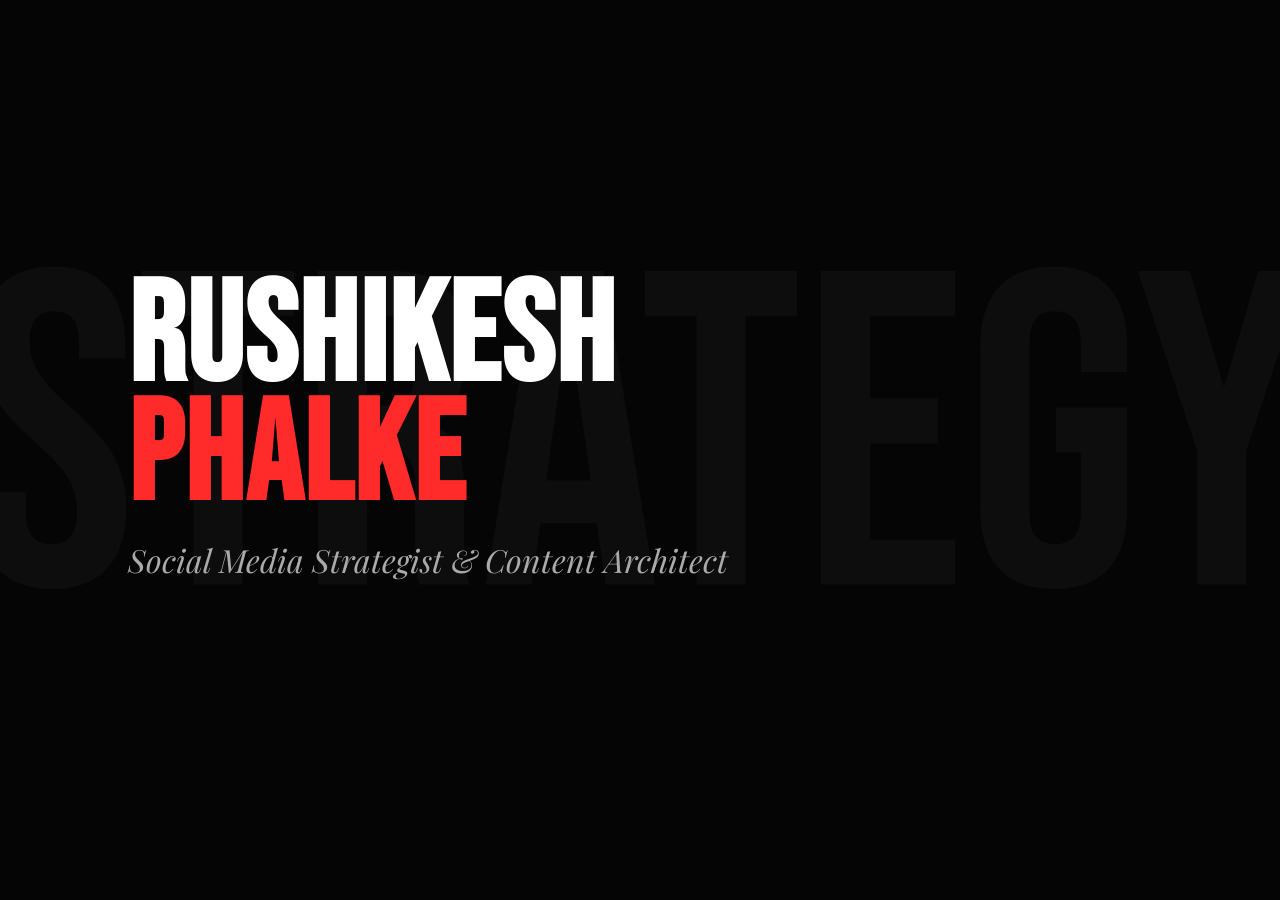
<file: presentation.html>
<!DOCTYPE html>
<html lang="en">
<head>
  <meta charset="UTF-8">
  <title>Rushikesh Phalke — Pitch Deck</title>
  <meta name="viewport" content="width=device-width, initial-scale=1.0">
  <link rel="stylesheet" href="css/presentation.css">
</head>
<body>

  <div class="deck">

    <!-- Slide 1: Title -->
    <section class="slide">
      <div class="slide-bg-text">STRATEGY</div>
      <div class="content">
        <h1 class="giant-title">Rushikesh<br><span>Phalke</span></h1>
        <div class="subtitle">Social Media Strategist & Content Architect</div>
      </div>
    </section>

    <!-- Slide 2: The Philosophy -->
    <section class="slide">
      <div class="slide-bg-text">OWNERSHIP</div>
      <div class="content">
        <h2 class="slide-title">The Philosophy</h2>
        <p class="body-text">Most agencies talk about reaching an audience.<br><br>I don't just reach audiences. <strong>I own the distribution.</strong><br><br>Through hyper-local networks and deep cultural understanding, I architect content that naturally fits into how people already consume media in Maharashtra.</p>
      </div>
    </section>

    <!-- Slide 3: Owned Media -->
    <section class="slide">
      <div class="slide-bg-text">DISTRIBUTION</div>
      <div class="content">
        <h2 class="slide-title">Owned Media Empire</h2>
        <p class="body-text">Founder and Architect behind three of Mumbai's most engaged community pages: <strong>Lit Memes Mumbai</strong> (Entertainment), <strong>Everything Mumbai</strong> (Civic News), and <strong>TMT Insta Official</strong>.</p>
        
        <div class="stats-grid">
          <div class="stat-box">
            <div class="stat-num">1M+</div>
            <div class="stat-label">Total Followers</div>
          </div>
          <div class="stat-box">
            <div class="stat-num">25M+</div>
            <div class="stat-label">Monthly Impressions</div>
          </div>
          <div class="stat-box">
            <div class="stat-num">500K+</div>
            <div class="stat-label">Exclusive Database</div>
          </div>
        </div>
      </div>
    </section>

    <!-- Slide 4: Case Study 1 -->
    <section class="slide">
      <div class="slide-bg-text">CASE STUDY</div>
      <div class="content">
        <div class="case-grid">
          <div>
            <h2 class="slide-title">Chitale Bandhu</h2>
            <p class="body-text"><strong>Objective:</strong> Drive massive hyper-local awareness with zero performance marketing budget.</p>
            <ul class="bullet-list">
              <li>Engineered a pure organic meme marketing strategy.</li>
              <li>Reached <strong>105,420 non-follower accounts</strong>.</li>
              <li>Generated <strong>1,481 saves</strong> and <strong>1,848 shares</strong>.</li>
              <li>Drove 6,290 direct profile visits organically.</li>
            </ul>
          </div>
          <div class="case-image" style="background-image: url('assets/images/hero-photo.png'); filter: grayscale(100%);">
            <!-- Used hero photo as a styled dark placeholder for now -->
          </div>
        </div>
      </div>
    </section>

    <!-- Slide 5: Case Study 2 -->
    <section class="slide">
      <div class="slide-bg-text">CULTURE</div>
      <div class="content">
        <div class="case-grid">
          <div class="case-image" style="background-image: url('assets/images/hero-photo.png'); filter: grayscale(100%) brightness(0.5);">
          </div>
          <div>
            <h2 class="slide-title">Diljit × Dabbawala</h2>
            <p class="body-text"><strong>The Cultural Moment:</strong> Marathi Thecha meets Punjabi Tadka.</p>
            <ul class="bullet-list">
              <li>Spotted the cultural intersection during Diljit Dosanjh's Mumbai concert.</li>
              <li>Bridged Mumbai's dabbawala heritage with Punjab's biggest star.</li>
              <li>Proved a meme page can drive <strong>genuine cultural commentary</strong> and real-world brand moments.</li>
            </ul>
          </div>
        </div>
      </div>
    </section>

    <!-- Slide 6: Political Strategy -->
    <section class="slide">
      <div class="slide-bg-text">POLITICS</div>
      <div class="content">
        <h2 class="slide-title">Political Communications</h2>
        <p class="body-text">Managing comprehensive digital strategy and narrative positioning for prominent <strong>MLAs across Tier-1 and Tier-2 markets</strong> in Maharashtra.</p>
        <ul class="bullet-list" style="max-width: 800px;">
          <li>Developing hyper-localized, community-first messaging pipelines.</li>
          <li>Bridging the gap between traditional political communication and modern voter consumption habits.</li>
          <li>Translating complex political achievements into highly shareable, native digital formats.</li>
        </ul>
      </div>
    </section>

    <!-- Slide 7: Contact -->
    <section class="slide">
      <div class="slide-bg-text">CONNECT</div>
      <div class="content">
        <h2 class="slide-title">Let's Talk.</h2>
        <p class="body-text">Ready to architect your next digital narrative?</p>
        <div class="contact-info">
          <span><strong>Email:</strong> rushikeshphalke1999@gmail.com</span>
          <span><strong>Phone:</strong> +91 70391 34699</span>
          <span><strong>Location:</strong> Thane, Maharashtra</span>
        </div>
      </div>
    </section>

  </div>

</body>
</html>
</file>
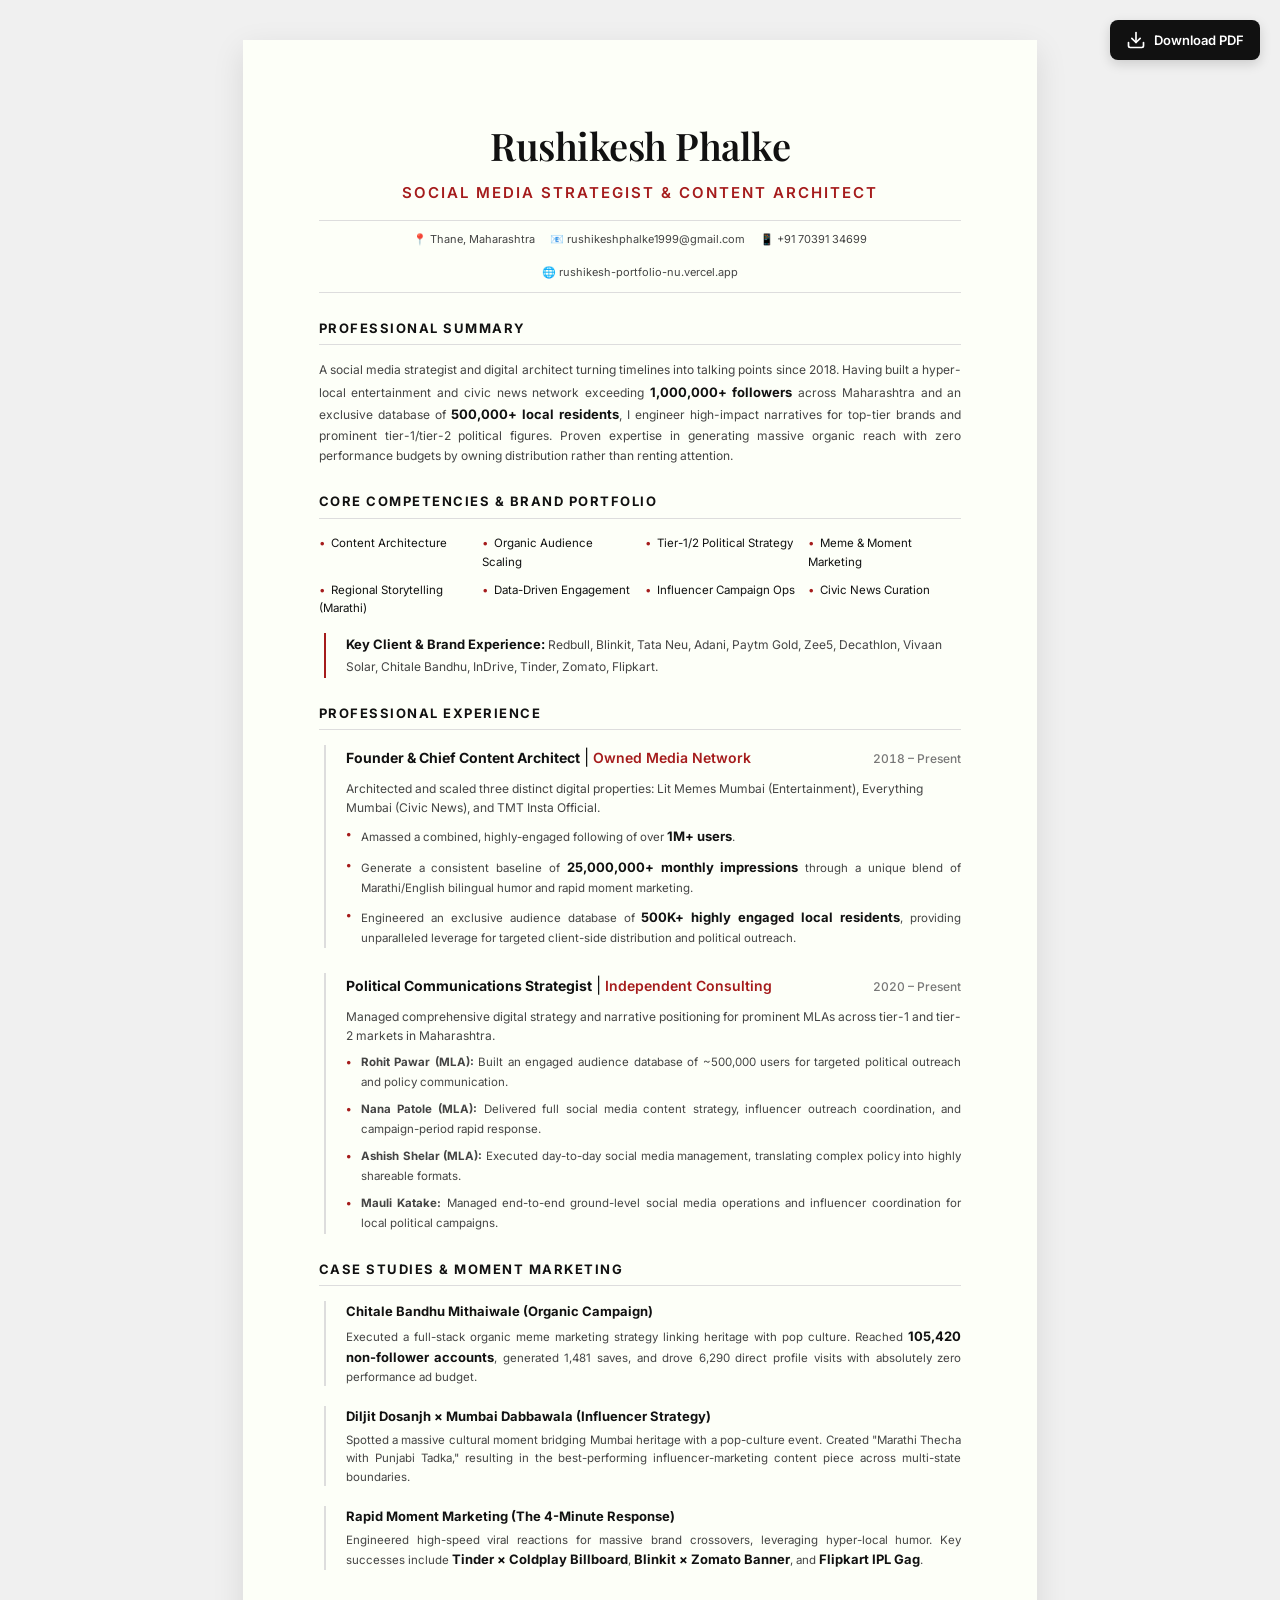
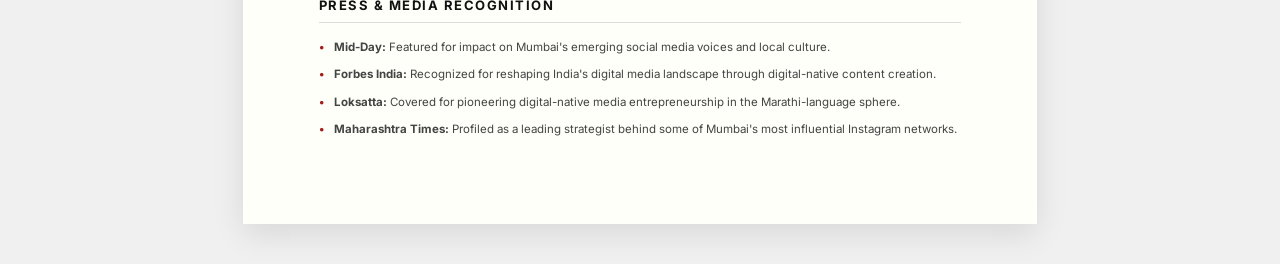
<file: resume.html>
<!DOCTYPE html>
<html lang="en">
<head>
  <meta charset="UTF-8">
  <title>Rushikesh Phalke — Resume</title>
  <meta name="viewport" content="width=device-width, initial-scale=1.0">
  <link rel="stylesheet" href="css/resume.css">
</head>
<body>

  <!-- Floating Download Button -->
  <button class="download-btn" onclick="window.print()" aria-label="Download Resume as PDF">
    <svg width="20" height="20" viewBox="0 0 24 24" fill="none" stroke="currentColor" stroke-width="2" stroke-linecap="round" stroke-linejoin="round">
      <path d="M21 15v4a2 2 0 0 1-2 2H5a2 2 0 0 1-2-2v-4"></path>
      <polyline points="7 10 12 15 17 10"></polyline>
      <line x1="12" y1="15" x2="12" y2="3"></line>
    </svg>
    Download PDF
  </button>

  <div class="resume-page">
    
    <!-- Header -->
    <header class="header">
      <h1 class="name">Rushikesh Phalke</h1>
      <div class="title">Social Media Strategist & Content Architect</div>
      <div class="contact-info">
        <span>📍 Thane, Maharashtra</span>
        <span>📧 rushikeshphalke1999@gmail.com</span>
        <span>📱 +91 70391 34699</span>
        <span>🌐 rushikesh-portfolio-nu.vercel.app</span>
      </div>
    </header>

    <!-- Professional Summary -->
    <section class="section">
      <h2 class="section-title">Professional Summary</h2>
      <p class="summary">A social media strategist and digital architect turning timelines into talking points since 2018. Having built a hyper-local entertainment and civic news network exceeding <span class="highlight">1,000,000+ followers</span> across Maharashtra and an exclusive database of <span class="highlight">500,000+ local residents</span>, I engineer high-impact narratives for top-tier brands and prominent tier-1/tier-2 political figures. Proven expertise in generating massive organic reach with zero performance budgets by owning distribution rather than renting attention.</p>
    </section>

    <!-- Core Competencies & Brands -->
    <section class="section">
      <h2 class="section-title">Core Competencies & Brand Portfolio</h2>
      <div class="skills-grid" style="margin-bottom: 10px;">
        <div class="skill-item">Content Architecture</div>
        <div class="skill-item">Organic Audience Scaling</div>
        <div class="skill-item">Tier-1/2 Political Strategy</div>
        <div class="skill-item">Meme & Moment Marketing</div>
        <div class="skill-item">Regional Storytelling (Marathi)</div>
        <div class="skill-item">Data-Driven Engagement</div>
        <div class="skill-item">Influencer Campaign Ops</div>
        <div class="skill-item">Civic News Curation</div>
      </div>
      <p class="brand-list">
        <span class="highlight">Key Client & Brand Experience:</span> Redbull, Blinkit, Tata Neu, Adani, Paytm Gold, Zee5, Decathlon, Vivaan Solar, Chitale Bandhu, InDrive, Tinder, Zomato, Flipkart.
      </p>
    </section>

    <!-- Experience -->
    <section class="section">
      <h2 class="section-title">Professional Experience</h2>

      <div class="job">
        <div class="job-header">
          <div>
            <span class="job-title">Founder & Chief Content Architect</span> | 
            <span class="job-company">Owned Media Network</span>
          </div>
          <span class="job-date">2018 – Present</span>
        </div>
        <p class="job-desc">Architected and scaled three distinct digital properties: Lit Memes Mumbai (Entertainment), Everything Mumbai (Civic News), and TMT Insta Official.</p>
        <ul class="job-bullets">
          <li>Amassed a combined, highly-engaged following of over <span class="highlight">1M+ users</span>.</li>
          <li>Generate a consistent baseline of <span class="highlight">25,000,000+ monthly impressions</span> through a unique blend of Marathi/English bilingual humor and rapid moment marketing.</li>
          <li>Engineered an exclusive audience database of <span class="highlight">500K+ highly engaged local residents</span>, providing unparalleled leverage for targeted client-side distribution and political outreach.</li>
        </ul>
      </div>

      <div class="job">
        <div class="job-header">
          <div>
            <span class="job-title">Political Communications Strategist</span> | 
            <span class="job-company">Independent Consulting</span>
          </div>
          <span class="job-date">2020 – Present</span>
        </div>
        <p class="job-desc">Managed comprehensive digital strategy and narrative positioning for prominent MLAs across tier-1 and tier-2 markets in Maharashtra.</p>
        <ul class="job-bullets">
          <li><strong>Rohit Pawar (MLA):</strong> Built an engaged audience database of ~500,000 users for targeted political outreach and policy communication.</li>
          <li><strong>Nana Patole (MLA):</strong> Delivered full social media content strategy, influencer outreach coordination, and campaign-period rapid response.</li>
          <li><strong>Ashish Shelar (MLA):</strong> Executed day-to-day social media management, translating complex policy into highly shareable formats.</li>
          <li><strong>Mauli Katake:</strong> Managed end-to-end ground-level social media operations and influencer coordination for local political campaigns.</li>
        </ul>
      </div>
    </section>

    <!-- Strategic Campaigns -->
    <section class="section">
      <h2 class="section-title">Case Studies & Moment Marketing</h2>
      
      <div class="sub-item">
        <div class="sub-title">Chitale Bandhu Mithaiwale (Organic Campaign)</div>
        <div class="sub-desc">Executed a full-stack organic meme marketing strategy linking heritage with pop culture. Reached <span class="highlight">105,420 non-follower accounts</span>, generated 1,481 saves, and drove 6,290 direct profile visits with absolutely zero performance ad budget.</div>
      </div>

      <div class="sub-item">
        <div class="sub-title">Diljit Dosanjh × Mumbai Dabbawala (Influencer Strategy)</div>
        <div class="sub-desc">Spotted a massive cultural moment bridging Mumbai heritage with a pop-culture event. Created "Marathi Thecha with Punjabi Tadka," resulting in the best-performing influencer-marketing content piece across multi-state boundaries.</div>
      </div>

      <div class="sub-item">
        <div class="sub-title">Rapid Moment Marketing (The 4-Minute Response)</div>
        <div class="sub-desc">Engineered high-speed viral reactions for massive brand crossovers, leveraging hyper-local humor. Key successes include <span class="highlight">Tinder × Coldplay Billboard</span>, <span class="highlight">Blinkit × Zomato Banner</span>, and <span class="highlight">Flipkart IPL Gag</span>.</div>
      </div>
    </section>

    <!-- Press & Recognition -->
    <section class="section" style="margin-bottom: 0;">
      <h2 class="section-title">Press & Media Recognition</h2>
      <ul class="job-bullets">
        <li><strong>Mid-Day:</strong> Featured for impact on Mumbai's emerging social media voices and local culture.</li>
        <li><strong>Forbes India:</strong> Recognized for reshaping India's digital media landscape through digital-native content creation.</li>
        <li><strong>Loksatta:</strong> Covered for pioneering digital-native media entrepreneurship in the Marathi-language sphere.</li>
        <li><strong>Maharashtra Times:</strong> Profiled as a leading strategist behind some of Mumbai's most influential Instagram networks.</li>
      </ul>
    </section>

  </div>

</body>
</html>
</file>
<file: css/tokens.css>
/* ============================================
   DESIGN TOKENS — Rushikesh Phalke Portfolio
   ============================================ */

:root {
  /* ── Base Colors ── */
  --bg-primary:       #0D0D0E;
  --bg-surface:       #141415;
  --bg-surface-hover: #1A1A1B;
  --bg-elevated:      #1E1E1F;

  /* ── Text Colors ── */
  --text-primary:   #F5F5F5;
  --text-secondary: #A0A0A0;
  --text-muted:     #666666;
  --text-faint:     #333333;

  /* ── Accent ── */
  --accent:       #E63946;
  --accent-hover: #FF4D5A;
  --accent-glow:  rgba(230, 57, 70, 0.12);
  --accent-dim:   rgba(230, 57, 70, 0.06);

  /* ── Brand Tint Colors (case study hovers) ── */
  --brand-tinder:    #FE3C72;
  --brand-blinkit:   #F5C518;
  --brand-zomato:    #E23744;
  --brand-tata:      #C5A55A;
  --brand-decathlon: #0082C3;
  --brand-chitale:   #5B8C3E;
  --brand-redbull:   #DB0A40;
  --brand-zee5:      #8B5CF6;

  /* ── Spacing ── */
  --space-2xs: 4px;
  --space-xs:  8px;
  --space-sm:  16px;
  --space-md:  32px;
  --space-lg:  64px;
  --space-xl:  120px;
  --space-xxl: 160px;

  /* ── Grid ── */
  --grid-gap:   16px;
  --max-width:  1400px;
  --nav-height: 56px;

  /* ── Border Radius ── */
  --radius-sm:   8px;
  --radius-md:   12px;
  --radius-lg:   20px;
  --radius-pill: 100px;
  --radius-phone: 40px;

  /* ── Easing ── */
  --ease-out-expo: cubic-bezier(0.16, 1, 0.3, 1);
  --ease-in-out:   cubic-bezier(0.65, 0, 0.35, 1);
  --ease-out-back: cubic-bezier(0.34, 1.56, 0.64, 1);

  /* ── Duration ── */
  --duration-fast:    200ms;
  --duration-normal:  400ms;
  --duration-slow:    800ms;
  --duration-slower:  1200ms;
  --duration-marquee: 40s;

  /* ── Shadows ── */
  --shadow-card:     0 2px 20px rgba(0, 0, 0, 0.4);
  --shadow-elevated: 0 8px 40px rgba(0, 0, 0, 0.6);
  --shadow-glow:     0 0 60px var(--accent-glow);

  /* ── Borders ── */
  --border-subtle: 1px solid rgba(255, 255, 255, 0.06);
  --border-accent: 3px solid var(--accent);
}
</file>
<file: css/typography.css>
/* ============================================
   TYPOGRAPHY — Rushikesh Phalke Portfolio
   ============================================ */

/* ── Display Type: Bebas Neue (aggressive, condensed, all-caps) ── */
.display-xxl {
  font-family: 'Bebas Neue', 'Impact', sans-serif;
  font-weight: 400;
  font-size: clamp(72px, 10vw, 160px);
  line-height: 0.9;
  letter-spacing: -0.02em;
  text-transform: uppercase;
}

.display-xl {
  font-family: 'Bebas Neue', 'Impact', sans-serif;
  font-weight: 400;
  font-size: clamp(48px, 6vw, 96px);
  line-height: 0.95;
  letter-spacing: -0.01em;
  text-transform: uppercase;
}

.display-lg {
  font-family: 'Bebas Neue', 'Impact', sans-serif;
  font-weight: 400;
  font-size: clamp(36px, 4vw, 64px);
  line-height: 1;
  text-transform: uppercase;
}

.display-stat {
  font-family: 'Bebas Neue', 'Impact', sans-serif;
  font-weight: 400;
  font-size: clamp(48px, 5vw, 72px);
  line-height: 1;
  letter-spacing: -0.02em;
  font-variant-numeric: tabular-nums;
}

/* ── Heading Type ── */
.heading-lg {
  font-family: 'Inter', sans-serif;
  font-weight: 600;
  font-size: clamp(20px, 2vw, 28px);
  line-height: 1.3;
}

.heading-md {
  font-family: 'Inter', sans-serif;
  font-weight: 600;
  font-size: clamp(18px, 1.5vw, 24px);
  line-height: 1.4;
}

.heading-sm {
  font-family: 'Inter', sans-serif;
  font-weight: 600;
  font-size: 18px;
  line-height: 1.4;
}

/* ── Body Type ── */
.body-lg {
  font-family: 'Inter', sans-serif;
  font-weight: 400;
  font-size: 18px;
  line-height: 1.7;
  color: var(--text-secondary);
}

.body-md {
  font-family: 'Inter', sans-serif;
  font-weight: 400;
  font-size: 16px;
  line-height: 1.6;
  color: var(--text-secondary);
}

.body-sm {
  font-family: 'Inter', sans-serif;
  font-weight: 400;
  font-size: 14px;
  line-height: 1.5;
  color: var(--text-secondary);
}

/* ── Caption / Meta ── */
.caption {
  font-family: 'Inter', sans-serif;
  font-weight: 400;
  font-size: 13px;
  line-height: 1.4;
  letter-spacing: 0.05em;
  text-transform: uppercase;
  color: var(--text-muted);
}

.caption-sm {
  font-family: 'Inter', sans-serif;
  font-weight: 400;
  font-size: 11px;
  line-height: 1.4;
  letter-spacing: 0.08em;
  text-transform: uppercase;
  color: var(--text-muted);
}

/* ── Pull Quote ── */
.pull-quote {
  font-family: 'Bebas Neue', 'Impact', sans-serif;
  font-weight: 400;
  font-size: clamp(24px, 3vw, 36px);
  line-height: 1.3;
  font-style: italic;
  color: var(--text-primary);
}

/* ── Giant Background Word (editorial template) ── */
.giant-word {
  font-family: 'Bebas Neue', 'Impact', sans-serif;
  font-weight: 400;
  font-size: clamp(120px, 18vw, 300px);
  line-height: 0.85;
  text-transform: uppercase;
  color: var(--text-primary);
  opacity: 0.04;
  position: absolute;
  pointer-events: none;
  user-select: none;
  white-space: nowrap;
}

/* ── Accent text ── */
.text-accent {
  color: var(--accent);
}

.text-gradient {
  background: linear-gradient(135deg, var(--accent), var(--accent-hover));
  -webkit-background-clip: text;
  -webkit-text-fill-color: transparent;
  background-clip: text;
}
</file>
<file: css/animations.css>
/* ============================================
   ANIMATIONS — Rushikesh Phalke Portfolio
   ============================================ */

/* ── Fade In Up (primary reveal) ── */
@keyframes fadeInUp {
  from {
    opacity: 0;
    transform: translateY(30px);
  }
  to {
    opacity: 1;
    transform: translateY(0);
  }
}

/* ── Fade In ── */
@keyframes fadeIn {
  from { opacity: 0; }
  to { opacity: 1; }
}

/* ── Marquee Scroll (proof ticker) ── */
@keyframes marqueeScroll {
  0% {
    transform: translateX(0);
  }
  100% {
    transform: translateX(-50%);
  }
}

/* ── Phone Content Scroll ── */
@keyframes phoneScroll {
  0%, 8% {
    transform: translateY(0);
  }
  16.66%, 24.66% {
    transform: translateY(-16.66%);
  }
  33.33%, 41.33% {
    transform: translateY(-33.33%);
  }
  50%, 58% {
    transform: translateY(-50%);
  }
  66.66%, 74.66% {
    transform: translateY(-66.66%);
  }
  83.33%, 91.33% {
    transform: translateY(-83.33%);
  }
  100% {
    transform: translateY(0);
  }
}

/* ── Scroll Cue Pulse ── */
@keyframes scrollPulse {
  0%, 100% {
    opacity: 0.3;
    transform: scaleY(1);
  }
  50% {
    opacity: 1;
    transform: scaleY(1.2);
  }
}

/* ── Glow Pulse (for accent elements) ── */
@keyframes glowPulse {
  0%, 100% {
    box-shadow: 0 0 20px var(--accent-glow);
  }
  50% {
    box-shadow: 0 0 40px var(--accent-glow), 0 0 60px rgba(230, 57, 70, 0.05);
  }
}

/* ── Stat Counter (visual only, JS handles the number) ── */
@keyframes counterPop {
  0% {
    transform: scale(0.8);
    opacity: 0;
  }
  60% {
    transform: scale(1.05);
  }
  100% {
    transform: scale(1);
    opacity: 1;
  }
}

/* ── Hero photo desaturate-in ── */
@keyframes desaturateIn {
  0% {
    filter: grayscale(0%) contrast(1) brightness(1.2);
    opacity: 0;
  }
  30% {
    opacity: 1;
    filter: grayscale(0%) contrast(1) brightness(1.1);
  }
  100% {
    filter: grayscale(100%) contrast(1.2) brightness(0.9);
    opacity: 1;
  }
}

/* ── Magnetic float (WhatsApp button idle) ── */
@keyframes magneticFloat {
  0%, 100% {
    transform: translateY(0);
  }
  50% {
    transform: translateY(-4px);
  }
}




/* ═══════════════════════════════════════════
   REDUCE MOTION — respect user preference
   ═══════════════════════════════════════════ */
@media (prefers-reduced-motion: reduce) {
  *,
  *::before,
  *::after {
    animation-duration: 0.01ms !important;
    animation-iteration-count: 1 !important;
    transition-duration: 0.01ms !important;
  }

  .reveal {
    opacity: 1;
    transform: none;
  }
  
  .proof-ticker__track {
    animation: none;
  }

  .phone-mockup__scroll-content {
    animation: none;
  }
}
</file>
<file: css/components.css>
/* ============================================
   COMPONENTS — Rushikesh Phalke Portfolio
   ============================================ */

/* ═══════════════════════════════════════════
   CUSTOM CURSOR
   ═══════════════════════════════════════════ */
.custom-cursor {
  position: fixed;
  top: 0;
  left: 0;
  width: 10px;
  height: 10px;
  background: var(--text-primary);
  border-radius: 50%;
  pointer-events: none;
  z-index: 10000;
  mix-blend-mode: difference;
  transform: translate(-50%, -50%);
}

@media (hover: none), (pointer: coarse) {
  .custom-cursor { display: none; }
}

/* ═══════════════════════════════════════════
   HERO SECTION (SPLIT LAYOUT)
   ═══════════════════════════════════════════ */
.hero-split {
  display: grid;
  grid-template-columns: 45% 55%;
  min-height: 100vh;
  background: var(--bg-primary);
}

.hero-split__image-col {
  width: 100%;
  height: 100%;
  position: relative;
  overflow: hidden;
  display: flex;
  align-items: flex-end; /* Bottom-anchored */
}

.hero-split__photo {
  width: 100%;
  height: 100%;
  object-fit: cover;
  object-position: bottom center;
  filter: grayscale(100%) contrast(1.2) brightness(0.9);
  opacity: 0; /* Animated in JS */
}

.hero-split__text-col {
  display: flex;
  flex-direction: column;
  justify-content: center;
  padding-left: 64px;
  padding-right: var(--space-md);
  position: relative;
  height: 100vh;
}

.hero-split__content {
  display: flex;
  flex-direction: column;
  align-items: flex-start;
  max-width: 600px;
}

.hero-split__label {
  color: var(--text-muted);
  letter-spacing: 0.1em;
  margin-bottom: var(--space-sm);
}

.hero-split__name {
  color: var(--text-primary);
  line-height: 0.9;
  margin-bottom: var(--space-md);
  text-align: left;
}

.hero-split__line {
  display: block;
  overflow: hidden;
}

.hero-split__inner {
  display: block;
}

.hero-split__tagline {
  color: var(--text-secondary);
  font-weight: 400;
  margin-bottom: var(--space-sm);
  max-width: 480px;
}

.hero-split__pages {
  color: var(--text-muted);
  letter-spacing: 0.05em;
  margin-bottom: var(--space-xl);
}

.hero-split__scroll-cue {
  position: absolute;
  bottom: var(--space-md);
  left: 64px;
  display: flex;
  flex-direction: column;
  align-items: center;
  gap: var(--space-xs);
}

.hero-split__scroll-cue .scroll-line {
  width: 1px;
  height: 40px;
  background: linear-gradient(to bottom, var(--text-muted), transparent);
  animation: scrollPulse 2s var(--ease-in-out) infinite;
}

/* Stagger Animation Base */
.stagger-item {
  opacity: 0;
  transform: translateY(20px);
  transition: opacity 0.6s var(--ease-out-expo),
              transform 0.6s var(--ease-out-expo);
}

.stagger-item.is-visible {
  opacity: 1;
  transform: translateY(0);
}

/* ═══════════════════════════════════════════
   STICKY PILL NAV
   ═══════════════════════════════════════════ */
.pill-nav {
  position: fixed;
  top: -80px;
  left: 50%;
  transform: translateX(-50%);
  z-index: 1000;
  display: flex;
  align-items: center;
  gap: var(--space-xs);
  padding: 6px;
  background: rgba(13, 13, 14, 0.85);
  backdrop-filter: blur(20px);
  -webkit-backdrop-filter: blur(20px);
  border: var(--border-subtle);
  border-radius: var(--radius-pill);
  transition: top var(--duration-normal) var(--ease-out-expo);
  box-shadow: var(--shadow-card);
}

.pill-nav.is-visible {
  top: var(--space-sm);
}

.pill-nav__btn {
  padding: 8px 18px;
  font-family: 'Inter', sans-serif;
  font-size: 13px;
  font-weight: 500;
  letter-spacing: 0.06em;
  text-transform: uppercase;
  color: var(--text-secondary);
  border-radius: var(--radius-pill);
  transition: all var(--duration-fast) var(--ease-in-out);
  white-space: nowrap;
  position: relative;
}

.pill-nav__btn:hover {
  color: var(--text-primary);
  background: var(--bg-surface-hover);
}

.pill-nav__btn.is-active {
  color: var(--text-primary);
  background: var(--accent);
}

/* ═══════════════════════════════════════════
   PROOF TICKER / MARQUEE
   ═══════════════════════════════════════════ */
.proof-ticker {
  padding: var(--space-lg) 0;
  overflow: hidden;
  border-top: var(--border-subtle);
  border-bottom: var(--border-subtle);
}

.proof-ticker__track {
  display: flex;
  width: max-content;
  animation: marqueeScroll var(--duration-marquee) linear infinite;
}

.proof-ticker__track--reverse {
  animation-direction: reverse;
}

.proof-ticker__item {
  display: flex;
  align-items: center;
  justify-content: center;
  padding: 0 var(--space-md);
  white-space: nowrap;
  flex-shrink: 0;
}

.proof-ticker__logo {
  height: 28px;
  width: auto;
  filter: grayscale(100%) brightness(0.6);
  opacity: 0.5;
  transition: all var(--duration-fast) var(--ease-in-out);
}

.proof-ticker__logo:hover {
  filter: grayscale(0%) brightness(1);
  opacity: 1;
}

.proof-ticker__text {
  font-family: 'Bebas Neue', sans-serif;
  font-size: 20px;
  letter-spacing: 0.1em;
  color: var(--text-muted);
  transition: color var(--duration-fast) var(--ease-in-out);
}

.proof-ticker__text:hover {
  color: var(--text-primary);
}

.proof-ticker__separator {
  width: 4px;
  height: 4px;
  border-radius: 50%;
  background: var(--text-faint);
  flex-shrink: 0;
  margin: 0 var(--space-sm);
}

/* ═══════════════════════════════════════════
   BENTO STAT GRID
   ═══════════════════════════════════════════ */
.bento-grid {
  display: grid;
  grid-template-columns: repeat(3, 1fr);
  gap: var(--grid-gap);
}

.bento-card {
  background: var(--bg-surface);
  border: var(--border-subtle);
  border-radius: var(--radius-md);
  padding: var(--space-md);
  position: relative;
  overflow: hidden;
  transition: border-color var(--duration-fast) var(--ease-in-out),
              transform var(--duration-fast) var(--ease-in-out);
}

.bento-card:hover {
  border-color: rgba(255, 255, 255, 0.1);
  transform: translateY(-2px);
}

.bento-card--wide {
  grid-column: span 2;
}

.bento-card--accent {
  border-left: var(--border-accent);
}

.bento-card__number {
  color: var(--text-primary);
  margin-bottom: var(--space-xs);
}

.bento-card__label {
  color: var(--text-secondary);
  font-size: 15px;
  line-height: 1.5;
}

.bento-card__icon {
  position: absolute;
  top: var(--space-sm);
  right: var(--space-sm);
  width: 24px;
  height: 24px;
  color: var(--text-faint);
}

.bento-card--quote {
  display: flex;
  flex-direction: column;
  justify-content: center;
}

.bento-card--quote .quote-mark {
  font-family: 'Bebas Neue', serif;
  font-size: 64px;
  line-height: 0.5;
  color: var(--accent);
  margin-bottom: var(--space-sm);
}

/* ═══════════════════════════════════════════
   PHONE MOCKUP (Pages I Run)
   ═══════════════════════════════════════════ */
.phone-mockup {
  width: 280px;
  height: 560px;
  border-radius: var(--radius-phone);
  border: 3px solid rgba(255, 255, 255, 0.1);
  overflow: hidden;
  position: relative;
  background: var(--bg-surface);
  box-shadow: var(--shadow-elevated);
  flex-shrink: 0;
}

.phone-mockup__notch {
  position: absolute;
  top: 0;
  left: 50%;
  transform: translateX(-50%);
  width: 120px;
  height: 28px;
  background: var(--bg-primary);
  border-radius: 0 0 18px 18px;
  z-index: 2;
}

.phone-mockup__screen {
  width: 100%;
  height: 100%;
  overflow: hidden;
  position: relative;
}

.phone-mockup__scroll-content {
  display: flex;
  flex-direction: column;
  animation: phoneScroll 12s linear infinite;
}

.phone-mockup__scroll-content img {
  width: 100%;
  flex-shrink: 0;
}

/* ═══════════════════════════════════════════
   PAGES I RUN SECTION
   ═══════════════════════════════════════════ */
.pages-section__grid {
  display: grid;
  grid-template-columns: 1fr 1fr;
  gap: var(--space-xl);
  align-items: center;
}

.pages-section__page {
  display: flex;
  gap: var(--space-lg);
  align-items: center;
}

.pages-section__page--reverse {
  flex-direction: row-reverse;
}

.pages-section__info {
  flex: 1;
}

.pages-section__page-name {
  color: var(--accent);
  margin-bottom: var(--space-xs);
}

.pages-section__page-desc {
  margin-bottom: var(--space-sm);
}

/* ═══════════════════════════════════════════
   CASE STUDY CARDS
   ═══════════════════════════════════════════ */
.case-studies__grid {
  display: flex;
  flex-direction: column;
  gap: var(--space-md);
}

.case-card {
  background: var(--bg-surface);
  border: var(--border-subtle);
  border-radius: var(--radius-md);
  overflow: hidden;
  transition: all var(--duration-normal) var(--ease-out-expo);
  position: relative;
}

.case-card::before {
  content: '';
  position: absolute;
  inset: 0;
  border-radius: var(--radius-md);
  opacity: 0;
  transition: opacity var(--duration-normal) var(--ease-in-out);
  pointer-events: none;
  z-index: 0;
}

.case-card[data-brand="chitale"]::before  { background: radial-gradient(ellipse at center, rgba(91, 140, 62, 0.08), transparent 70%); }
.case-card[data-brand="tinder"]::before   { background: radial-gradient(ellipse at center, rgba(254, 60, 114, 0.08), transparent 70%); }
.case-card[data-brand="blinkit"]::before  { background: radial-gradient(ellipse at center, rgba(245, 197, 24, 0.06), transparent 70%); }
.case-card[data-brand="zomato"]::before   { background: radial-gradient(ellipse at center, rgba(226, 55, 68, 0.08), transparent 70%); }
.case-card[data-brand="diljit"]::before   { background: radial-gradient(ellipse at center, rgba(230, 57, 70, 0.08), transparent 70%); }
.case-card[data-brand="indrive"]::before  { background: radial-gradient(ellipse at center, rgba(76, 175, 80, 0.08), transparent 70%); }

.case-card:hover::before {
  opacity: 1;
}

.case-card:hover {
  border-color: rgba(255, 255, 255, 0.1);
  transform: translateY(-2px);
}

.case-card__preview {
  padding: var(--space-md) var(--space-lg);
  display: flex;
  align-items: center;
  justify-content: space-between;
  cursor: pointer;
  position: relative;
  z-index: 1;
}

.case-card__preview-left {
  flex: 1;
}

.case-card__brand-tag {
  display: inline-block;
  padding: 4px 12px;
  background: var(--accent-dim);
  border-radius: var(--radius-pill);
  margin-bottom: var(--space-sm);
}

.case-card__title {
  margin-bottom: var(--space-xs);
}

.case-card__hook {
  color: var(--text-secondary);
  max-width: 600px;
}

.case-card__expand-icon {
  width: 48px;
  height: 48px;
  border-radius: 50%;
  border: 1px solid rgba(255, 255, 255, 0.1);
  display: flex;
  align-items: center;
  justify-content: center;
  flex-shrink: 0;
  transition: all var(--duration-fast) var(--ease-in-out);
  font-size: 20px;
  color: var(--text-secondary);
}

.case-card:hover .case-card__expand-icon {
  border-color: var(--accent);
  color: var(--accent);
}

.case-card.is-expanded .case-card__expand-icon {
  transform: rotate(45deg);
}

/* Case card expanded content */
.case-card__body {
  max-height: 0;
  overflow: hidden;
  transition: max-height var(--duration-normal) var(--ease-out-expo),
              padding var(--duration-normal) var(--ease-out-expo);
  position: relative;
  z-index: 1;
}

.case-card.is-expanded .case-card__body {
  max-height: 1200px;
}

.case-card__body-inner {
  padding: 0 var(--space-lg) var(--space-lg);
  border-top: var(--border-subtle);
}

.case-card__phases {
  display: grid;
  grid-template-columns: repeat(auto-fit, minmax(200px, 1fr));
  gap: var(--space-md);
  margin-top: var(--space-md);
}

.case-card__phase {
  background: var(--bg-primary);
  border-radius: var(--radius-sm);
  padding: var(--space-sm);
  border: var(--border-subtle);
}

.case-card__phase-label {
  margin-bottom: var(--space-xs);
}

.case-card__phase-content {
  color: var(--text-secondary);
  font-size: 14px;
  line-height: 1.6;
}

.case-card__phase-content li {
  padding-left: 16px;
  position: relative;
  margin-bottom: 6px;
}

.case-card__phase-content li::before {
  content: '→';
  position: absolute;
  left: 0;
  color: var(--accent);
}

/* ── Flagship case study (Chitale Bandhu) ── */
.case-card--flagship {
  border-color: rgba(91, 140, 62, 0.2);
}

.case-card--flagship .case-card__preview {
  padding: var(--space-lg);
}

/* ── Moment Marketing Grid ── */
.moment-grid {
  display: grid;
  grid-template-columns: repeat(3, 1fr);
  gap: var(--grid-gap);
}

.moment-grid__item {
  background: var(--bg-surface);
  border: var(--border-subtle);
  border-radius: var(--radius-md);
  overflow: hidden;
  transition: all var(--duration-fast) var(--ease-in-out);
  position: relative;
}

.moment-grid__item:hover {
  transform: translateY(-4px);
  border-color: rgba(255, 255, 255, 0.1);
}

.moment-grid__image {
  width: 100%;
  aspect-ratio: 1;
  object-fit: cover;
}

.moment-grid__caption {
  padding: var(--space-sm);
}

/* ═══════════════════════════════════════════
   POLITICAL STRATEGY SECTION
   ═══════════════════════════════════════════ */
.political-grid {
  display: grid;
  grid-template-columns: repeat(2, 1fr);
  gap: var(--space-md);
}

.political-card {
  background: var(--bg-surface);
  border: var(--border-subtle);
  border-radius: var(--radius-md);
  padding: var(--space-md);
  transition: border-color var(--duration-fast) var(--ease-in-out);
}

.political-card:hover {
  border-color: rgba(255, 255, 255, 0.1);
}

.political-card__name {
  margin-bottom: var(--space-xs);
}

.political-card__role {
  margin-bottom: var(--space-sm);
  color: var(--text-muted);
}

.political-card__details li {
  padding: 6px 0;
  padding-left: 20px;
  position: relative;
  color: var(--text-secondary);
  font-size: 15px;
  border-bottom: 1px solid rgba(255, 255, 255, 0.03);
}

.political-card__details li:last-child {
  border-bottom: none;
}

.political-card__details li::before {
  content: '—';
  position: absolute;
  left: 0;
  color: var(--text-faint);
}

.political-proof {
  margin-top: var(--space-lg);
  padding: var(--space-lg);
  background: var(--bg-surface);
  border: var(--border-subtle);
  border-left: var(--border-accent);
  border-radius: var(--radius-md);
}

/* ═══════════════════════════════════════════
   PRESS WALL
   ═══════════════════════════════════════════ */
.press-grid {
  display: grid;
  grid-template-columns: repeat(4, 1fr);
  gap: var(--grid-gap);
}

.press-card {
  background: var(--bg-surface);
  border: var(--border-subtle);
  border-radius: var(--radius-md);
  padding: var(--space-md);
  transition: all var(--duration-fast) var(--ease-in-out);
  display: flex;
  flex-direction: column;
  gap: var(--space-sm);
}

.press-card:hover {
  border-color: rgba(255, 255, 255, 0.12);
  transform: translateY(-4px);
  box-shadow: var(--shadow-card);
}

.press-card__publication {
  color: var(--accent);
  font-weight: 600;
}

.press-card__headline {
  color: var(--text-primary);
  font-size: 15px;
  line-height: 1.5;
  flex: 1;
}

.press-card__link {
  display: inline-flex;
  align-items: center;
  gap: 6px;
  font-size: 13px;
  color: var(--text-muted);
  transition: color var(--duration-fast);
}

.press-card__link:hover {
  color: var(--accent);
}

/* ═══════════════════════════════════════════
   CONTACT / CTA
   ═══════════════════════════════════════════ */
.contact {
  text-align: center;
}

.contact__grid {
  display: flex;
  justify-content: center;
  gap: var(--space-md);
  flex-wrap: wrap;
  margin-top: var(--space-lg);
}

.contact__item {
  display: flex;
  align-items: center;
  gap: var(--space-sm);
  padding: var(--space-sm) var(--space-md);
  background: var(--bg-surface);
  border: var(--border-subtle);
  border-radius: var(--radius-pill);
  transition: all var(--duration-fast) var(--ease-in-out);
  font-size: 15px;
  color: var(--text-secondary);
  min-height: 48px;
}

.contact__item:hover {
  border-color: var(--accent);
  color: var(--text-primary);
  transform: translateY(-2px);
}

.contact__item-icon {
  font-size: 20px;
  line-height: 1;
}

/* ═══════════════════════════════════════════
   FLOATING WHATSAPP BUTTON
   ═══════════════════════════════════════════ */
.whatsapp-float {
  position: fixed;
  bottom: var(--space-md);
  right: var(--space-md);
  width: 56px;
  height: 56px;
  background: #25D366;
  border-radius: 50%;
  display: flex;
  align-items: center;
  justify-content: center;
  z-index: 999;
  box-shadow: 0 4px 20px rgba(37, 211, 102, 0.3);
  transition: transform var(--duration-fast) var(--ease-out-back),
              box-shadow var(--duration-fast);
}

.whatsapp-float:hover {
  transform: scale(1.1);
  box-shadow: 0 6px 30px rgba(37, 211, 102, 0.4);
}

.whatsapp-float svg {
  width: 28px;
  height: 28px;
  fill: #fff;
}

/* ═══════════════════════════════════════════
   SECTION HEADER (editorial template)
   ═══════════════════════════════════════════ */
.section-header {
  position: relative;
  margin-bottom: var(--space-lg);
}

.section-header__number {
  color: var(--accent);
  margin-bottom: var(--space-xs);
}

.section-header__title {
  position: relative;
  z-index: 1;
}

.section-header__subtitle {
  margin-top: var(--space-sm);
  max-width: 600px;
}

/* ═══════════════════════════════════════════
   SCROLL REVEAL (applied by JS)
   ═══════════════════════════════════════════ */
.reveal {
  opacity: 0;
  transform: translateY(30px);
  transition: opacity var(--duration-normal) var(--ease-out-expo),
              transform var(--duration-normal) var(--ease-out-expo);
}

.reveal.is-visible {
  opacity: 1;
  transform: translateY(0);
}

.reveal-delay-1 { transition-delay: 100ms; }
.reveal-delay-2 { transition-delay: 200ms; }
.reveal-delay-3 { transition-delay: 300ms; }
.reveal-delay-4 { transition-delay: 400ms; }
.reveal-delay-5 { transition-delay: 500ms; }

/* ═══════════════════════════════════════════
   PAGES I RUN
   ═══════════════════════════════════════════ */
.pages-section__info--reverse {
  text-align: right;
}
.pages-section__info--reverse ul {
  align-items: flex-end;
}

/* ═══════════════════════════════════════════
   FOOTER
   ═══════════════════════════════════════════ */
.footer {
  text-align: center;
  padding: var(--space-lg) var(--space-md);
  border-top: var(--border-subtle);
}
</file>
<file: css/responsive.css>
/* ============================================
   RESPONSIVE — Rushikesh Phalke Portfolio
   ============================================ */

/* ── WIDE (> 1400px) ── */
@media (min-width: 1401px) {
  /* Removed old hero rules */
}

/* ── TABLET (768px – 1024px) ── */
@media (max-width: 1024px) {
  .bento-grid {
    grid-template-columns: repeat(2, 1fr);
  }

  .bento-card--wide {
    grid-column: span 2;
  }

  .moment-grid {
    grid-template-columns: repeat(2, 1fr);
  }

  .press-grid {
    grid-template-columns: repeat(2, 1fr);
  }

  .pages-section__grid {
    grid-template-columns: 1fr;
    gap: var(--space-lg);
  }

  .case-card__phases {
    grid-template-columns: repeat(2, 1fr);
  }
}

/* ── MOBILE (< 768px) ── */
@media (max-width: 767px) {
  :root {
    --space-xl: 80px;
    --space-xxl: 100px;
  }

  .container {
    padding: 0 var(--space-sm);
  }

  /* ── Hero (Split Layout) ── */
  .hero-split {
    grid-template-columns: 1fr;
    display: flex;
    flex-direction: column;
    min-height: 100svh;
  }

  .hero-split__text-col {
    order: -1; /* Text first */
    height: auto;
    padding: var(--space-xxl) var(--space-md) var(--space-lg);
    align-items: center; /* Centers the inner content block */
  }

  .hero-split__content {
    align-items: flex-start; /* Keep internal elements left-aligned */
    text-align: left;
    width: 100%;
    max-width: 400px;
  }

  .hero-split__name {
    text-align: left;
  }

  .hero-split__scroll-cue {
    position: static;
    margin-top: var(--space-md);
    left: auto;
  }

  .hero-split__image-col {
    max-height: 60vh;
  }

  /* ── Pill Nav ── */
  .pill-nav {
    left: var(--space-sm);
    right: var(--space-sm);
    transform: none;
    overflow-x: auto;
    overflow-y: hidden;
    scroll-snap-type: x mandatory;
    -webkit-overflow-scrolling: touch;
    justify-content: flex-start;
    scrollbar-width: none;
    -ms-overflow-style: none;
  }

  .pill-nav::-webkit-scrollbar {
    display: none;
  }

  .pill-nav.is-visible {
    top: var(--space-xs);
  }

  .pill-nav__btn {
    scroll-snap-align: start;
    padding: 6px 14px;
    font-size: 12px;
  }

  /* ── Bento Grid ── */
  .bento-grid {
    grid-template-columns: 1fr;
  }

  .bento-card--wide {
    grid-column: span 1;
  }

  /* Stat numbers stay large on mobile — they're the hook */
  .bento-card__number {
    font-size: 48px !important;
  }

  /* ── Pages I Run ── */
  .pages-section__page {
    flex-direction: column;
    text-align: center;
  }

  .pages-section__info--reverse {
    text-align: center;
  }
  
  .pages-section__info--reverse ul {
    align-items: center;
  }

  .pages-section__page--reverse {
    flex-direction: column;
  }

  .phone-mockup {
    width: 240px;
    height: 480px;
  }

  /* ── Case Studies ── */
  .case-card__preview {
    padding: var(--space-sm);
    flex-direction: column;
    align-items: flex-start;
    gap: var(--space-sm);
  }

  .case-card__body-inner {
    padding: 0 var(--space-sm) var(--space-sm);
  }

  .case-card__phases {
    grid-template-columns: 1fr;
  }

  /* ── Moment Grid ── */
  .moment-grid {
    grid-template-columns: repeat(2, 1fr);
  }

  /* ── Political ── */
  .political-grid {
    grid-template-columns: 1fr;
  }

  /* ── Press ── */
  .press-grid {
    grid-template-columns: 1fr;
  }

  /* ── Contact ── */
  .contact__grid {
    flex-direction: column;
    align-items: stretch;
  }

  .contact__item {
    justify-content: center;
  }

  /* ── Section spacing ── */
  .section {
    padding: var(--space-xl) 0;
  }

  /* ── Typography adjustments ── */
  .giant-word {
    font-size: clamp(80px, 22vw, 160px);
  }

  .pull-quote {
    font-size: 22px;
  }
}

/* ── SMALL MOBILE (< 380px) ── */
@media (max-width: 379px) {
  .phone-mockup {
    width: 200px;
    height: 400px;
  }

  .pill-nav__btn {
    padding: 6px 10px;
    font-size: 11px;
  }

  .bento-card {
    padding: var(--space-sm);
  }
}
</file>
<file: css/presentation.css>
/* =========================================================
   PRESENTATION DECK CSS (16:9 Landscape & Scroll Snap)
   ========================================================= */

@import url('https://fonts.googleapis.com/css2?family=Bebas+Neue&family=Inter:wght@400;600;800&family=Playfair+Display:ital@1&display=swap');

:root {
  --bg-color: #050505;
  --text-primary: #ffffff;
  --text-secondary: #aaaaaa;
  --accent: #ff2a2a;
  
  --font-bebas: 'Bebas Neue', sans-serif;
  --font-inter: 'Inter', sans-serif;
  --font-playfair: 'Playfair Display', serif;
}

* {
  box-sizing: border-box;
  margin: 0;
  padding: 0;
}

body, html {
  height: 100%;
  background-color: var(--bg-color);
  color: var(--text-primary);
  font-family: var(--font-inter);
  overflow: hidden; /* Hide main scrollbar */
}

/* ── Deck Container ── */
.deck {
  height: 100vh;
  width: 100vw;
  overflow-y: scroll;
  scroll-snap-type: y mandatory;
  scroll-behavior: smooth;
}

/* Hide scrollbar for the deck */
.deck::-webkit-scrollbar {
  display: none;
}
.deck {
  -ms-overflow-style: none;
  scrollbar-width: none;
}

/* ── Individual Slides (16:9 aspect ratio target) ── */
.slide {
  height: 100vh;
  width: 100vw;
  scroll-snap-align: start;
  display: flex;
  flex-direction: column;
  justify-content: center;
  padding: 80px 10vw;
  position: relative;
  overflow: hidden;
}

/* Print Styles: Make it perfectly landscape PDF */
@media print {
  @page {
    size: 16in 9in landscape; /* 16:9 aspect ratio */
    margin: 0;
  }
  body, html {
    overflow: visible;
  }
  .deck {
    height: auto;
    width: auto;
    overflow-y: visible;
    scroll-snap-type: none;
  }
  .slide {
    height: 9in; /* Force exact height for PDF */
    width: 16in;
    page-break-after: always;
    page-break-inside: avoid;
    -webkit-print-color-adjust: exact;
    print-color-adjust: exact;
    background-color: var(--bg-color) !important;
  }
}

/* ── Slide Specifics ── */
.slide-bg-text {
  position: absolute;
  font-family: var(--font-bebas);
  font-size: 35vw;
  color: rgba(255, 255, 255, 0.03);
  z-index: 0;
  top: 50%;
  left: 50%;
  transform: translate(-50%, -50%);
  pointer-events: none;
  white-space: nowrap;
}

.content {
  position: relative;
  z-index: 1;
}

h1.giant-title {
  font-family: var(--font-bebas);
  font-size: 140px;
  line-height: 0.85;
  margin-bottom: 20px;
  letter-spacing: 2px;
  text-transform: uppercase;
}

h1.giant-title span {
  color: var(--accent);
}

.subtitle {
  font-family: var(--font-playfair);
  font-size: 32px;
  color: var(--text-secondary);
  font-style: italic;
  margin-bottom: 40px;
}

h2.slide-title {
  font-family: var(--font-bebas);
  font-size: 80px;
  color: var(--accent);
  margin-bottom: 20px;
  letter-spacing: 1px;
}

p.body-text {
  font-size: 24px;
  line-height: 1.6;
  max-width: 800px;
  color: var(--text-secondary);
}

p.body-text strong {
  color: var(--text-primary);
  font-weight: 600;
}

/* ── Grids & Layouts ── */
.stats-grid {
  display: grid;
  grid-template-columns: repeat(2, 1fr);
  gap: 40px;
  margin-top: 40px;
  max-width: 1000px;
}

.stat-box {
  border-left: 4px solid var(--accent);
  padding-left: 20px;
}

.stat-num {
  font-family: var(--font-bebas);
  font-size: 100px;
  line-height: 1;
  color: var(--text-primary);
}

.stat-label {
  font-size: 20px;
  text-transform: uppercase;
  color: var(--text-secondary);
  letter-spacing: 1px;
  margin-top: 10px;
}

.case-grid {
  display: grid;
  grid-template-columns: 1fr 1fr;
  gap: 60px;
  align-items: center;
}

.case-image {
  width: 100%;
  height: 400px;
  background-color: #1a1a1a;
  border-radius: 12px;
  background-size: cover;
  background-position: center;
  position: relative;
  overflow: hidden;
}

.case-image::after {
  content: '';
  position: absolute;
  top: 0; left: 0; right: 0; bottom: 0;
  background: linear-gradient(45deg, rgba(255,42,42,0.1), transparent);
}

ul.bullet-list {
  list-style: none;
  margin-top: 30px;
}

ul.bullet-list li {
  font-size: 22px;
  margin-bottom: 15px;
  padding-left: 30px;
  position: relative;
  color: var(--text-secondary);
}

ul.bullet-list li::before {
  content: '→';
  position: absolute;
  left: 0;
  color: var(--accent);
  font-weight: bold;
}

.contact-info {
  margin-top: 40px;
  font-size: 28px;
  line-height: 2;
}

.contact-info span {
  display: block;
}
</file>
<file: css/resume.css>
/* =========================================================
   RESUME CSS (Ultra-Clean 1-Column, Milk White, A4)
   ========================================================= */

@import url('https://fonts.googleapis.com/css2?family=Inter:wght@400;500;600;700&family=Playfair+Display:ital,wght@0,600;1,600&display=swap');

:root {
  --text-dark: #111111;
  --text-gray: #444444;
  --text-light: #777777;
  --accent: #a51c1c;
  --bg-color: #FDFFF8; /* Milk white */
  --border-color: #dddddd;
}

* {
  box-sizing: border-box;
  margin: 0;
  padding: 0;
}

body {
  font-family: 'Inter', sans-serif;
  color: var(--text-dark);
  background-color: #f0f0f0; 
  line-height: 1.6;
  -webkit-font-smoothing: antialiased;
  padding: 40px 0;
  display: flex;
  justify-content: center;
}

/* ── Floating Download Button ── */
.download-btn {
  position: fixed;
  top: 20px;
  right: 20px;
  background-color: var(--text-dark);
  color: #fff;
  border: none;
  padding: 10px 16px;
  border-radius: 8px;
  font-family: 'Inter', sans-serif;
  font-size: 13px;
  font-weight: 600;
  display: flex;
  align-items: center;
  gap: 8px;
  cursor: pointer;
  box-shadow: 0 4px 12px rgba(0,0,0,0.15);
  transition: all 0.2s ease;
  z-index: 1000;
}

.download-btn:hover {
  background-color: var(--accent);
  transform: translateY(-2px);
  box-shadow: 0 6px 16px rgba(165, 28, 28, 0.25);
}

/* ── A4 Page Setup ── */
.resume-page {
  width: 210mm;
  min-height: 297mm;
  background: var(--bg-color);
  box-shadow: 0 10px 30px rgba(0,0,0,0.1);
  padding: 20mm 20mm;
}

@page {
  size: A4 portrait;
  margin: 0;
}

@media print {
  body {
    background-color: transparent;
    padding: 0;
  }
  .download-btn {
    display: none;
  }
  .resume-page {
    box-shadow: none;
    width: 100%;
    height: 100%;
    margin: 0;
    padding: 20mm 20mm;
  }
}

/* ── Header ── */
.header {
  text-align: center;
  margin-bottom: 25px;
}

.name {
  font-family: 'Playfair Display', serif;
  font-size: 38px;
  font-weight: 600;
  letter-spacing: -0.5px;
  color: var(--text-dark);
  margin-bottom: 5px;
}

.title {
  font-size: 15px;
  font-weight: 600;
  color: var(--accent);
  text-transform: uppercase;
  letter-spacing: 2px;
  margin-bottom: 15px;
}

.contact-info {
  display: flex;
  justify-content: center;
  flex-wrap: wrap;
  gap: 15px;
  font-size: 11px;
  color: var(--text-gray);
  border-top: 1px solid var(--border-color);
  border-bottom: 1px solid var(--border-color);
  padding: 10px 0;
}

.contact-info span {
  display: flex;
  align-items: center;
  gap: 4px;
}

/* ── Main Content ── */
.section {
  margin-bottom: 25px;
}

.section-title {
  font-size: 13px;
  font-weight: 700;
  text-transform: uppercase;
  letter-spacing: 1.5px;
  color: var(--text-dark);
  border-bottom: 1px solid var(--border-color);
  padding-bottom: 6px;
  margin-bottom: 15px;
}

.summary {
  font-size: 12px;
  color: var(--text-gray);
  line-height: 1.7;
  text-align: justify;
}

.highlight {
  font-weight: 700;
  font-size: 13px;
  color: var(--text-dark);
}

/* ── Experience Items ── */
.job {
  margin-bottom: 25px;
  border-left: 2px solid var(--border-color);
  padding-left: 20px;
  margin-left: 5px;
}

.job-header {
  display: flex;
  justify-content: space-between;
  align-items: baseline;
  margin-bottom: 8px;
}

.job-title {
  font-size: 14px;
  font-weight: 700;
}

.job-company {
  font-size: 14px;
  font-weight: 600;
  color: var(--accent);
}

.job-date {
  font-size: 12px;
  color: var(--text-light);
  font-variant-numeric: tabular-nums;
  font-weight: 500;
}

.job-desc {
  font-size: 12px;
  color: var(--text-gray);
  line-height: 1.6;
  margin-bottom: 8px;
}

.job-bullets {
  list-style-type: none;
  font-size: 11.5px;
  color: var(--text-gray);
  line-height: 1.7;
}

.job-bullets li {
  position: relative;
  padding-left: 15px;
  margin-bottom: 8px;
  text-align: justify;
}

.job-bullets li::before {
  content: "•";
  position: absolute;
  left: 0;
  color: var(--accent);
  font-weight: bold;
}

/* ── Grid for Competencies & Brands ── */
.skills-grid {
  display: grid;
  grid-template-columns: repeat(4, 1fr);
  gap: 10px;
  font-size: 11.5px;
  color: var(--text-dark);
}

.skill-item::before {
  content: "•";
  color: var(--accent);
  margin-right: 6px;
}

.brand-list {
  font-size: 12px;
  color: var(--text-gray);
  line-height: 1.8;
  border-left: 2px solid var(--accent);
  padding-left: 20px;
  margin-left: 5px;
  margin-top: 15px;
}

/* ── Sub Items (Case Studies) ── */
.sub-item {
  margin-bottom: 20px;
  border-left: 2px solid var(--border-color);
  padding-left: 20px;
  margin-left: 5px;
}
.sub-title {
  font-size: 13px;
  font-weight: 700;
  color: var(--text-dark);
}
.sub-desc {
  font-size: 11.5px;
  color: var(--text-gray);
  margin-top: 4px;
  text-align: justify;
  line-height: 1.6;
}
</file>
